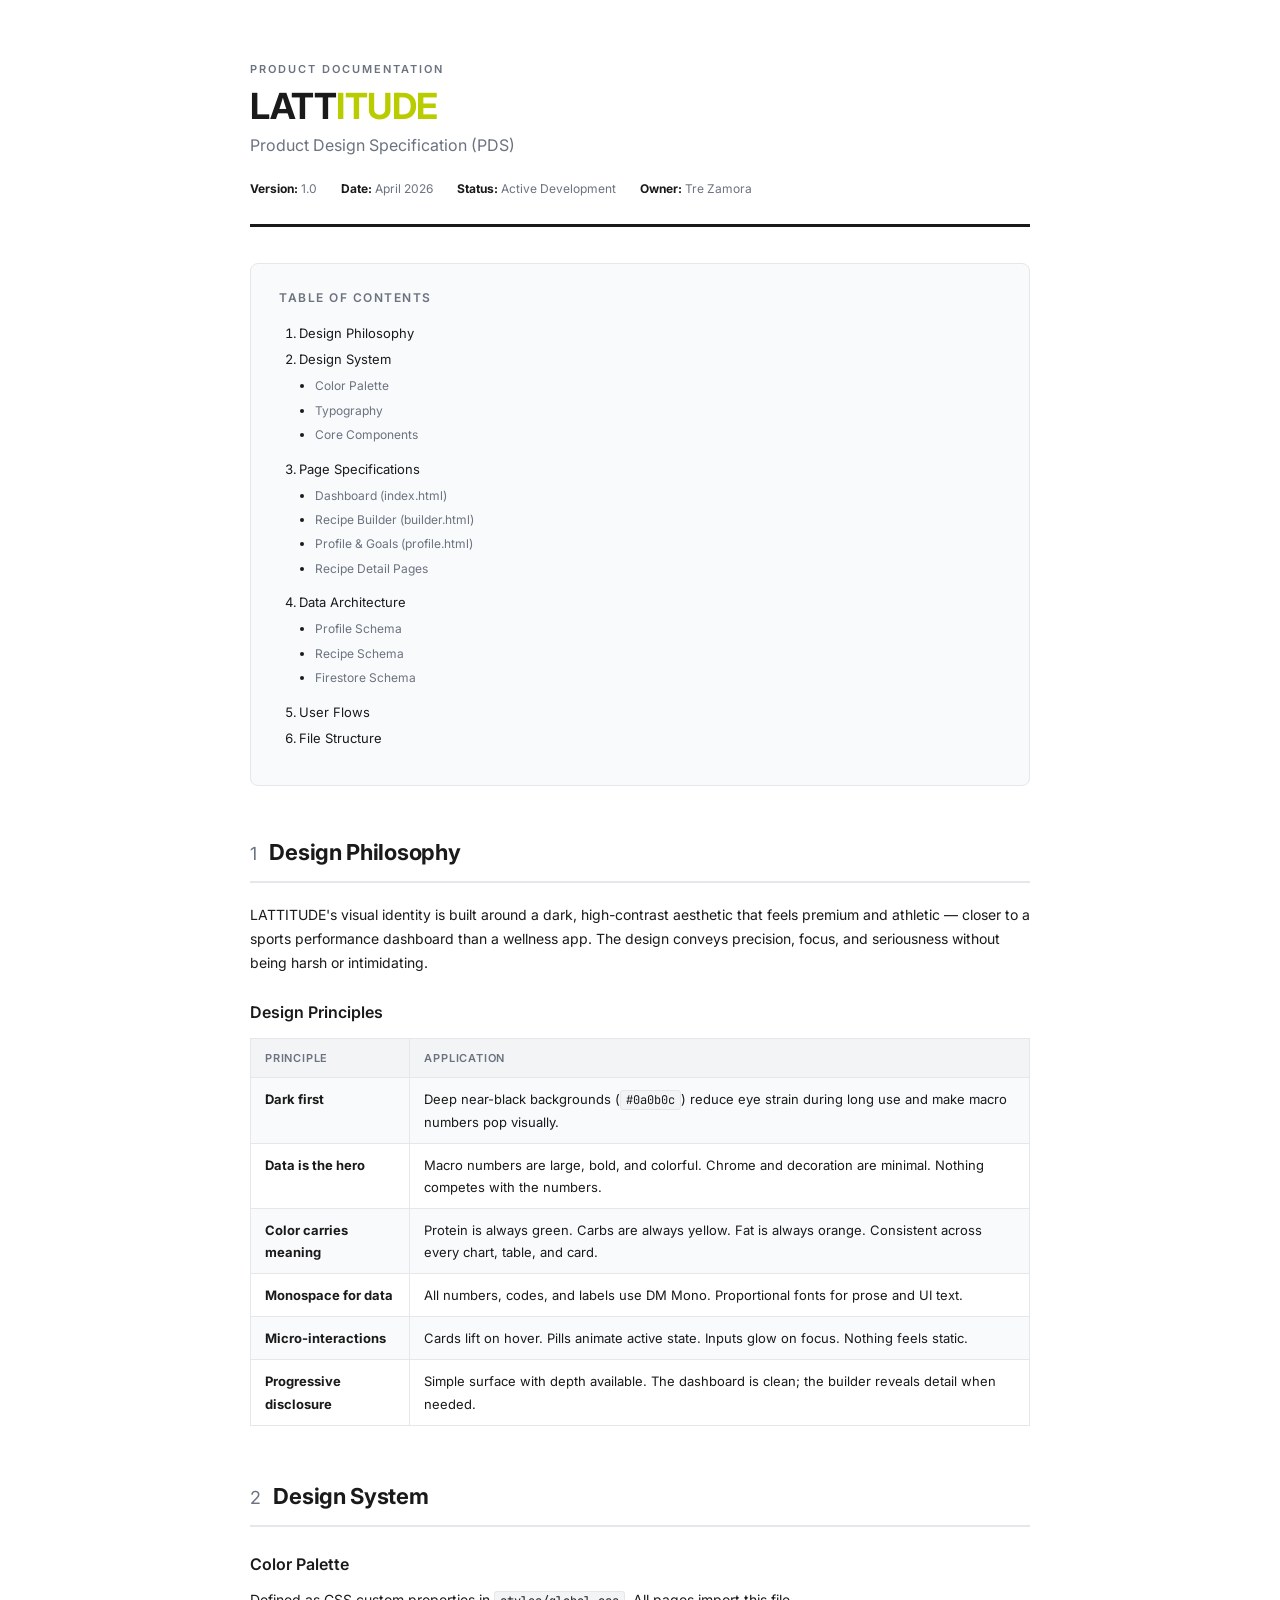
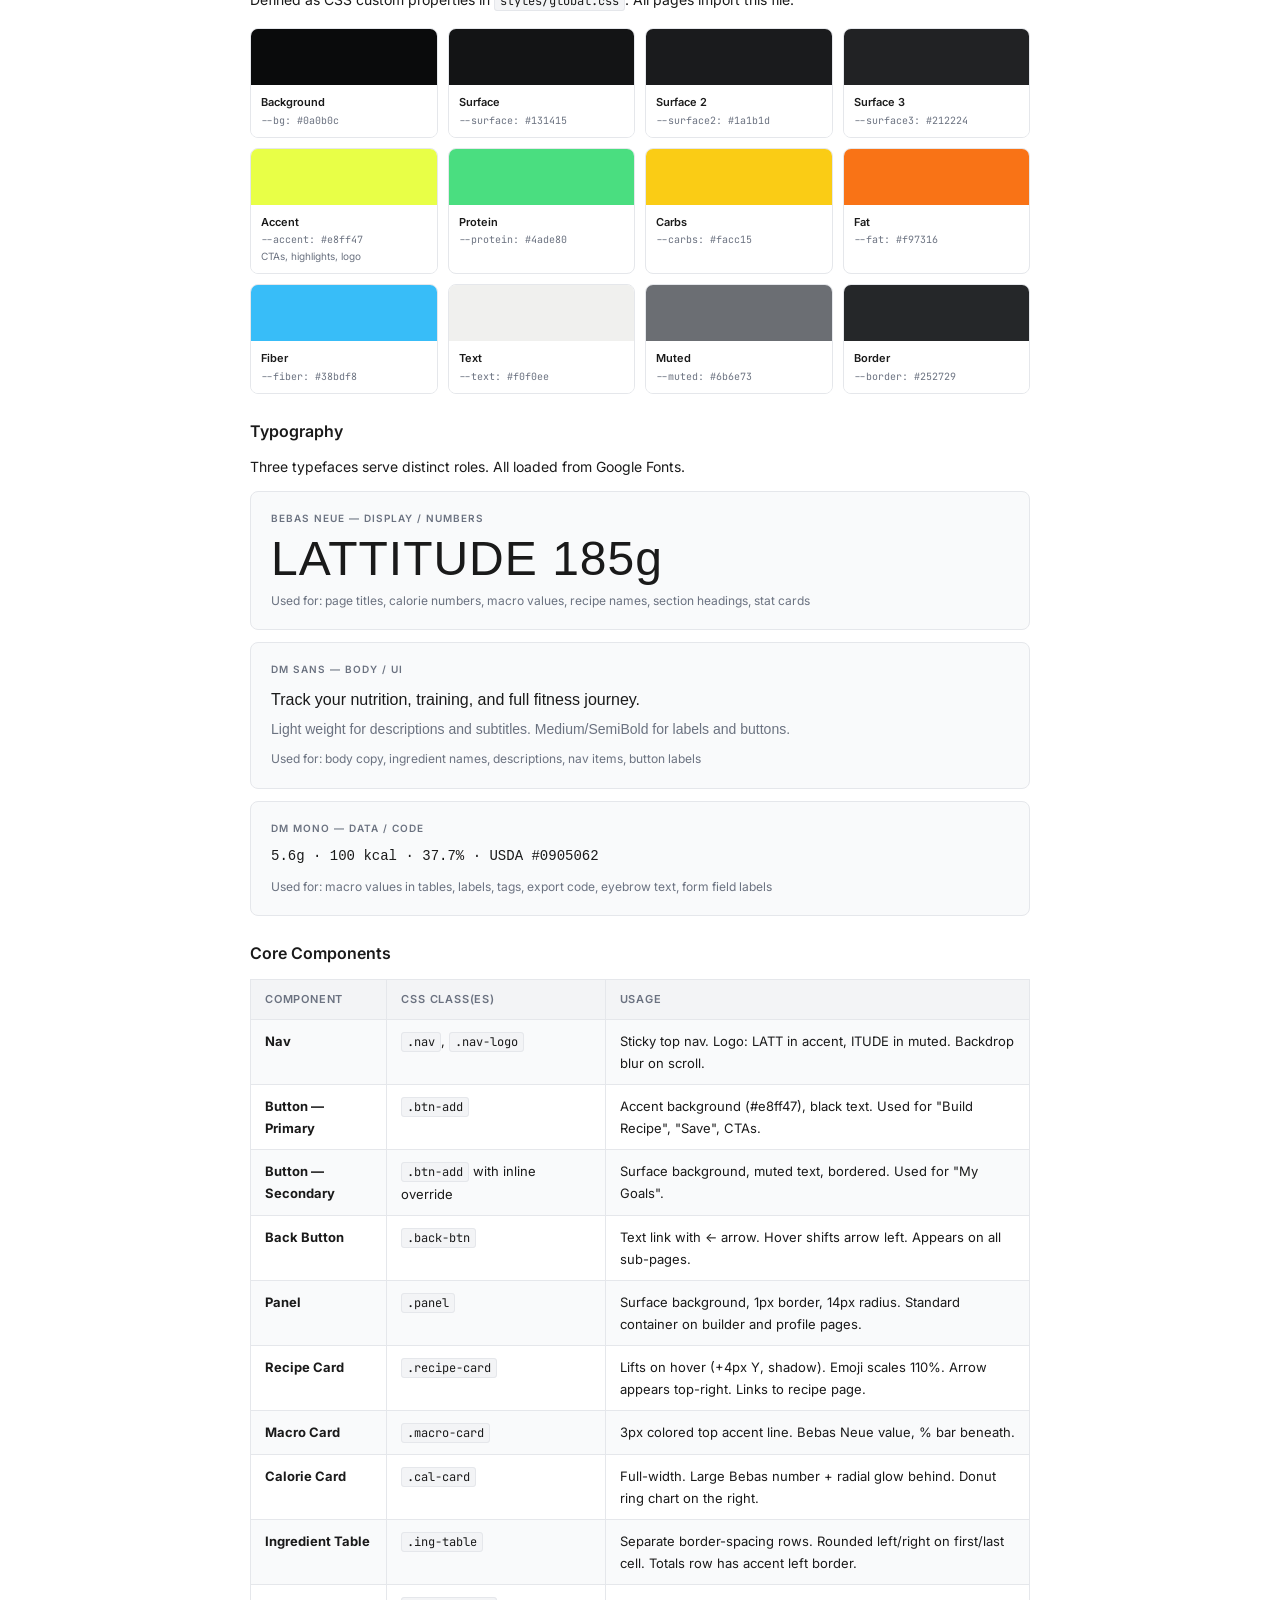
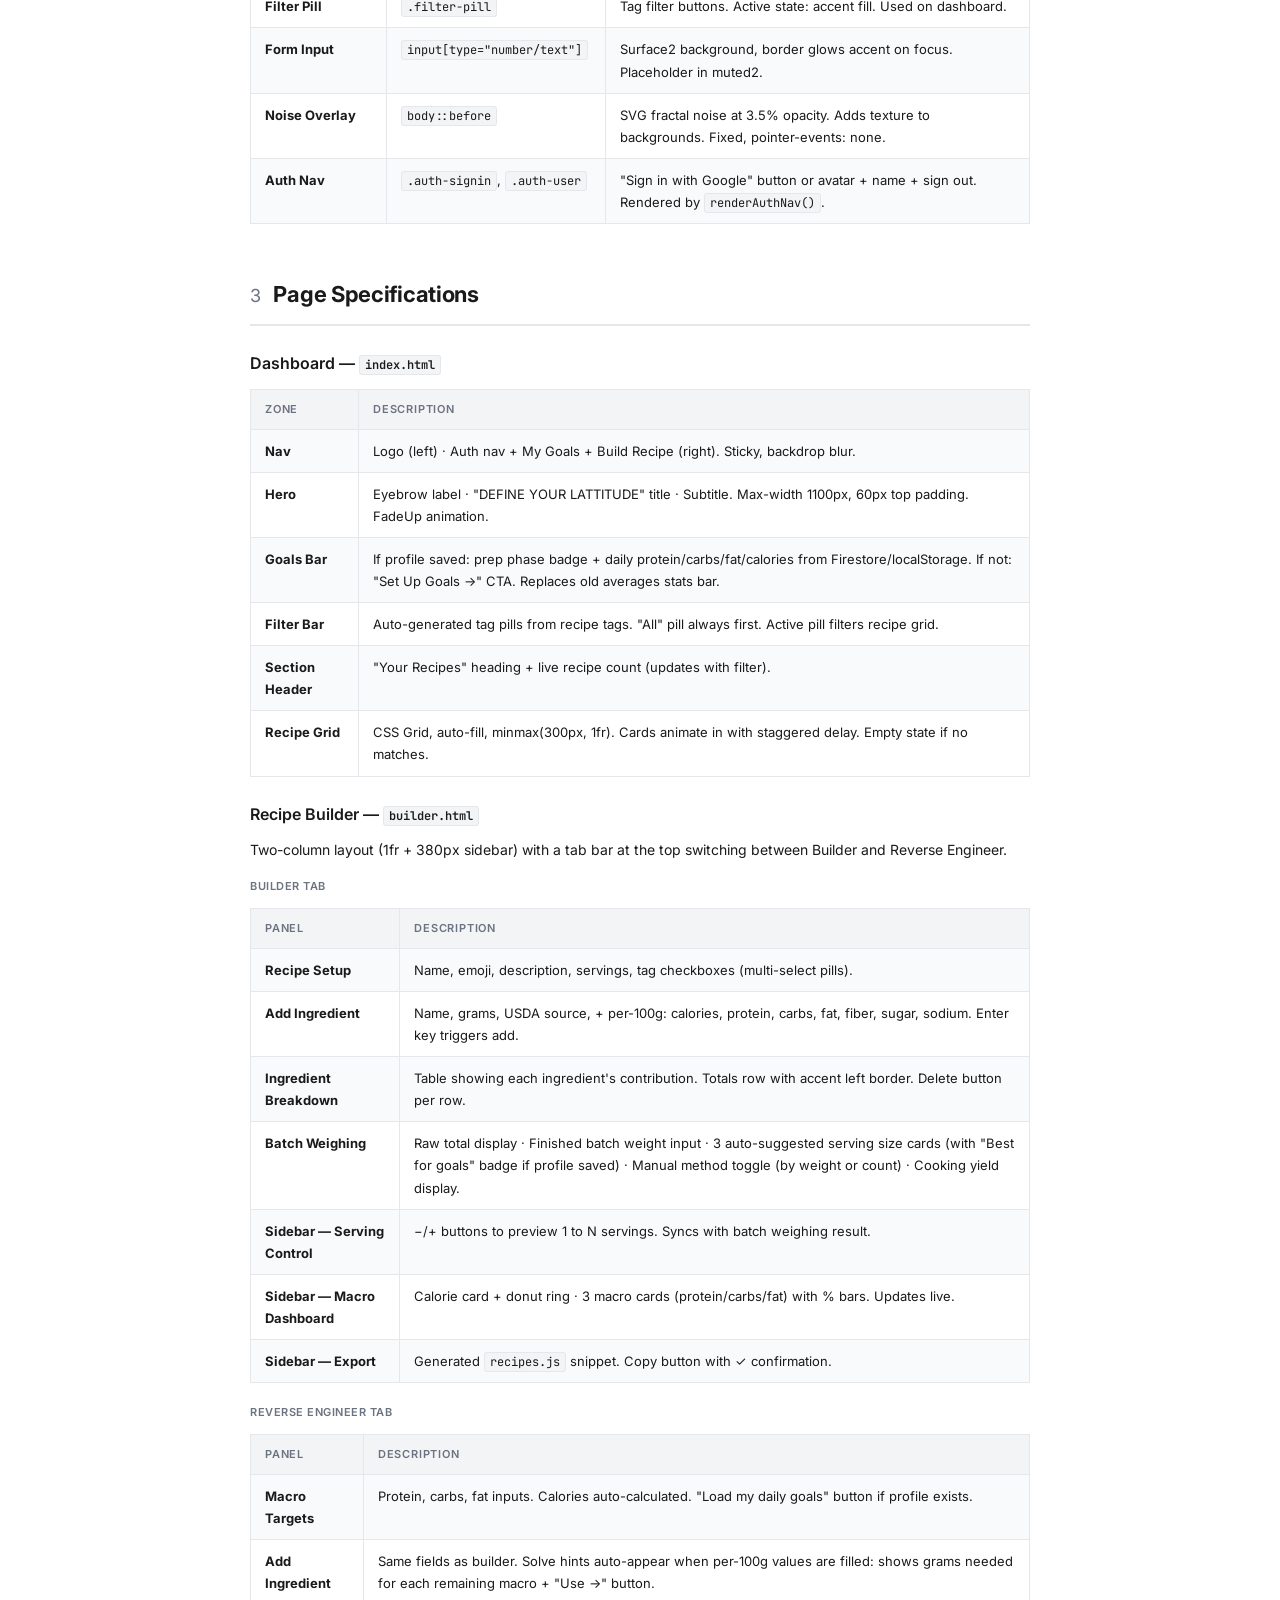
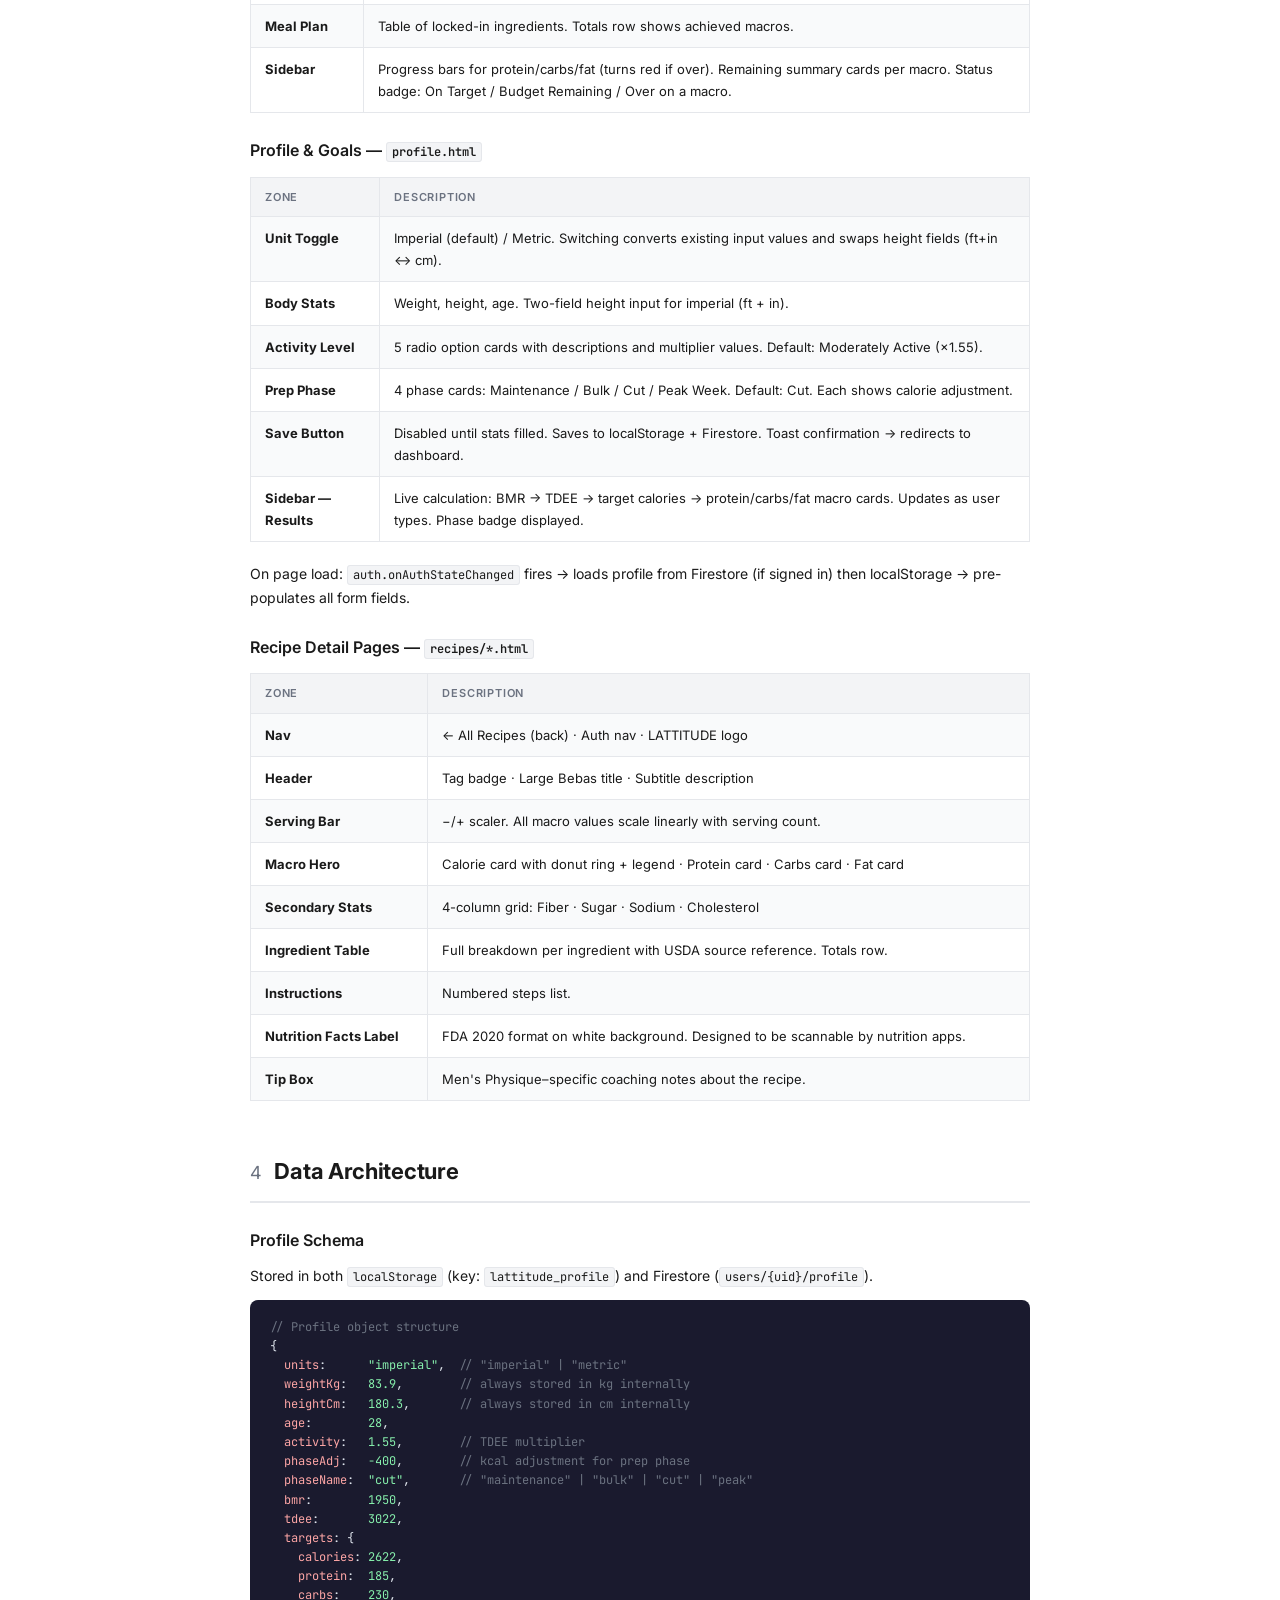
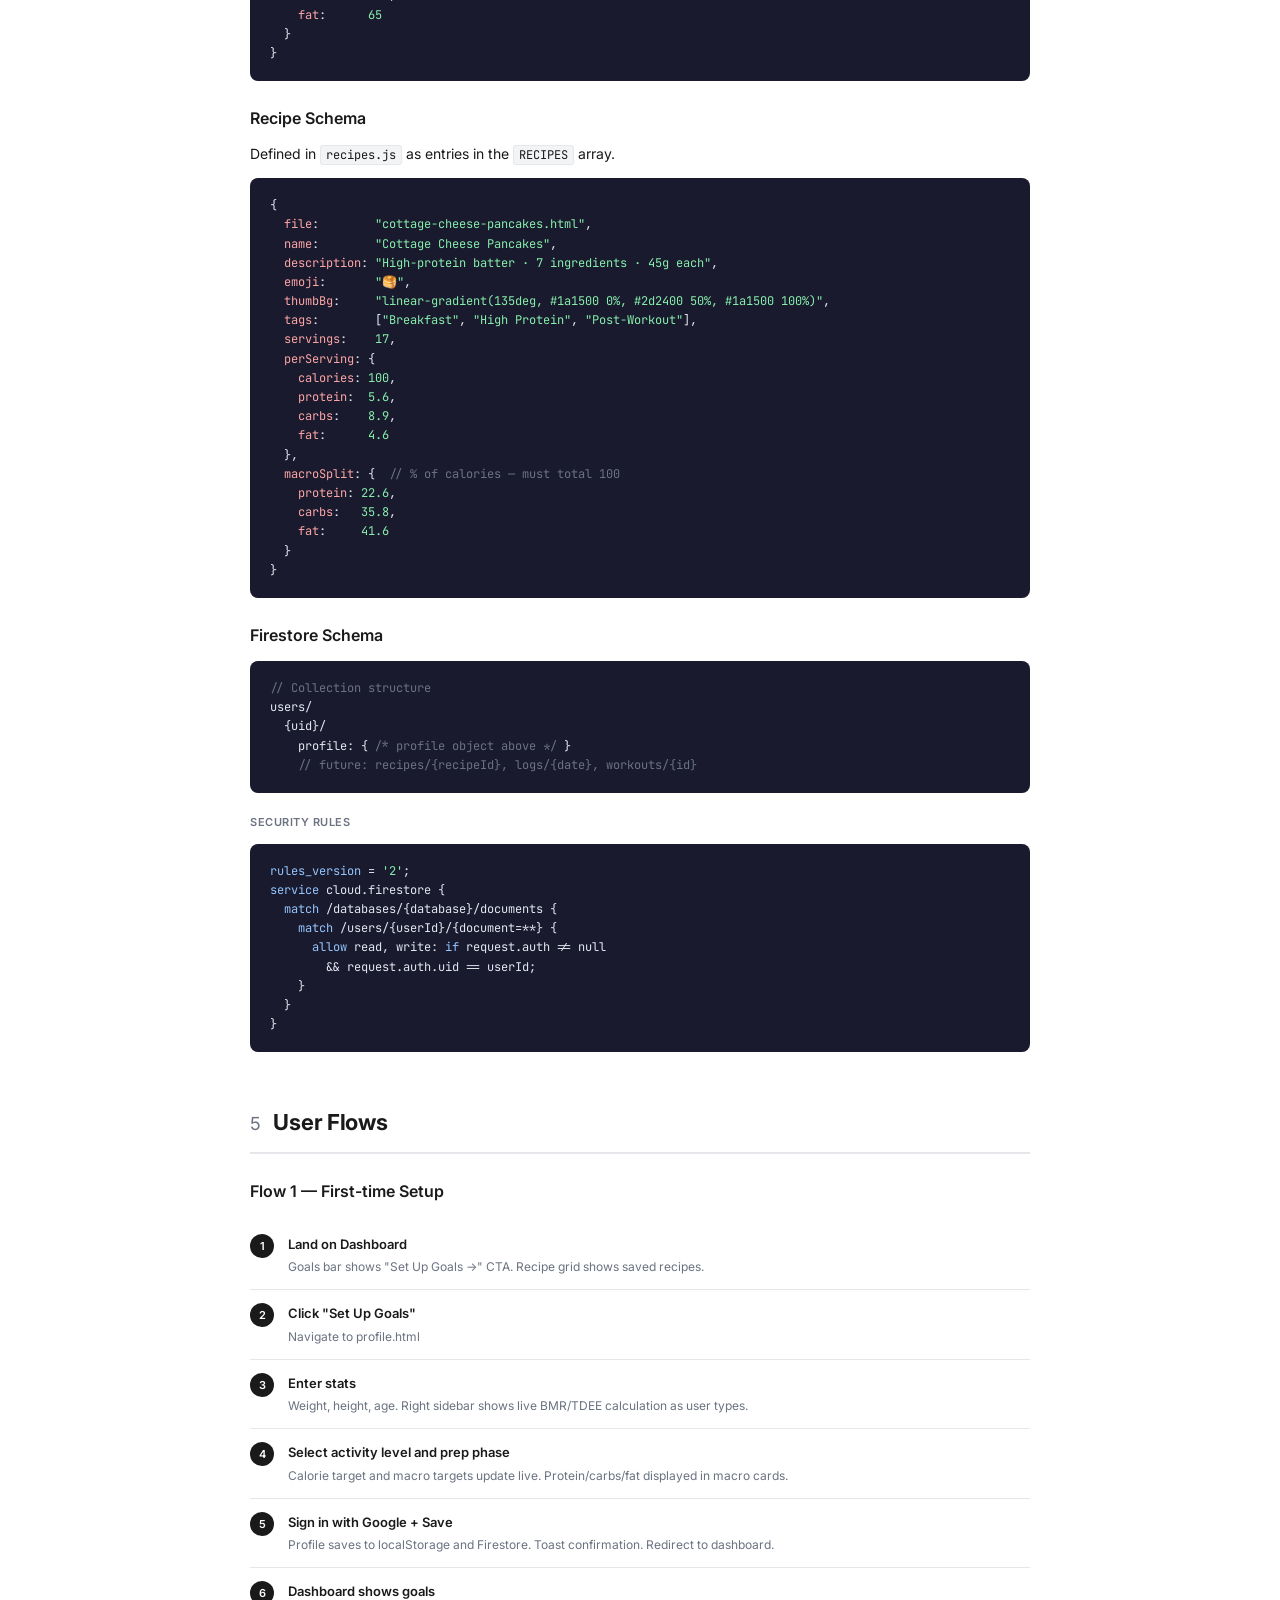
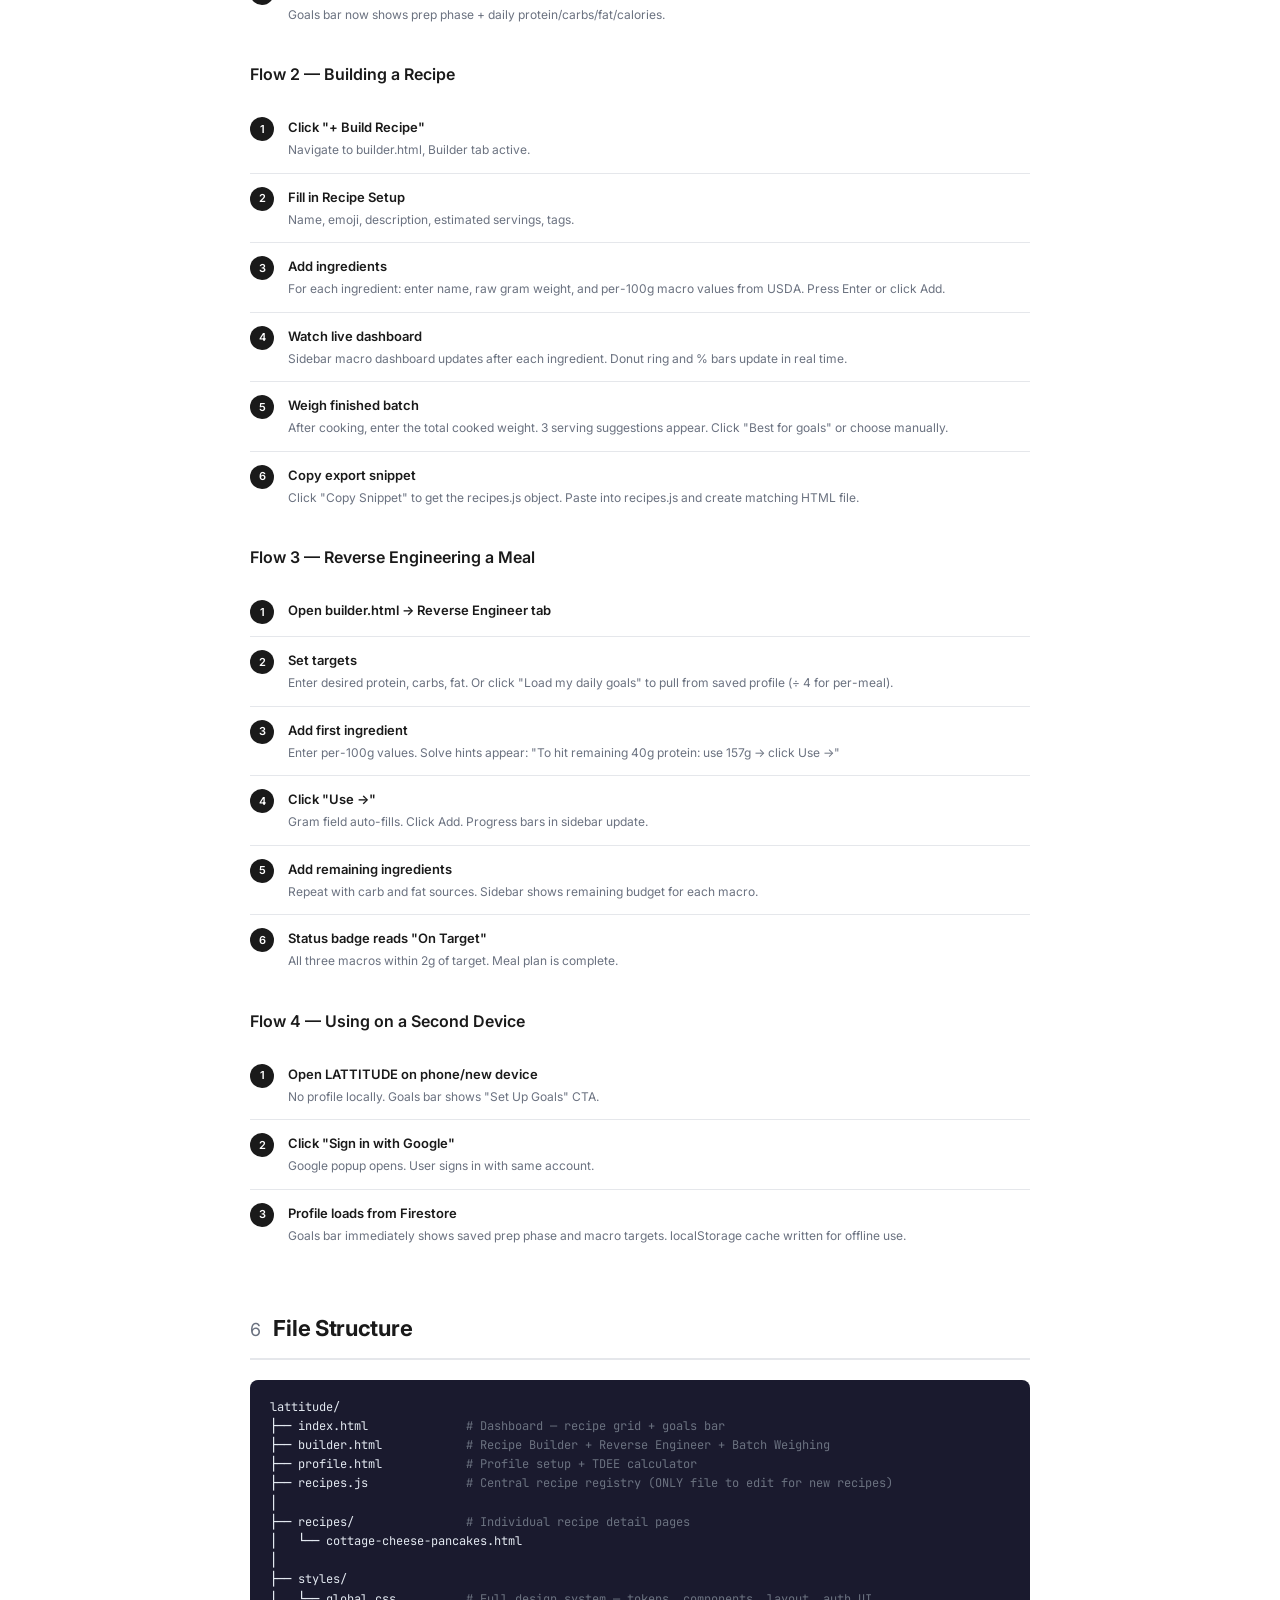
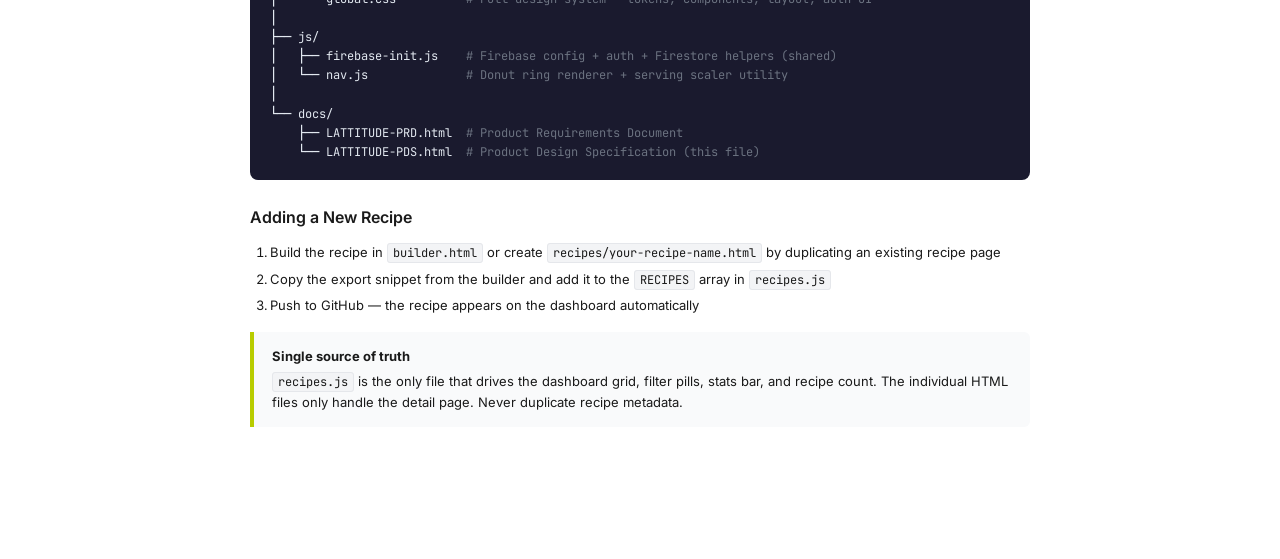
<file: docs/LATTITUDE-PDS.html>
<!DOCTYPE html>
<html lang="en">
<head>
  <meta charset="UTF-8">
  <meta name="viewport" content="width=device-width, initial-scale=1.0">
  <title>LATTITUDE — Product Design Specification</title>
  <style>
    @import url('https://fonts.googleapis.com/css2?family=Inter:wght@300;400;500;600;700&family=JetBrains+Mono:wght@400;500&display=swap');

    :root {
      --accent:   #b8cc00;
      --text:     #1a1a1a;
      --muted:    #6b7280;
      --border:   #e5e7eb;
      --surface:  #f9fafb;
      --surface2: #f3f4f6;
      --green:    #16a34a;
      --blue:     #2563eb;
    }

    * { margin: 0; padding: 0; box-sizing: border-box; }

    body {
      font-family: 'Inter', system-ui, sans-serif;
      font-size: 14px; line-height: 1.7;
      color: var(--text); background: #fff;
      max-width: 900px; margin: 0 auto;
      padding: 60px 60px 80px;
    }

    .doc-header {
      border-bottom: 3px solid var(--text);
      padding-bottom: 24px; margin-bottom: 36px;
    }
    .doc-label { font-size: 11px; font-weight: 600; letter-spacing: 2px; text-transform: uppercase; color: var(--muted); margin-bottom: 8px; }
    .doc-title { font-size: 36px; font-weight: 700; letter-spacing: -0.5px; line-height: 1.1; margin-bottom: 6px; }
    .doc-title span { color: var(--accent); }
    .doc-subtitle { font-size: 16px; color: var(--muted); font-weight: 400; margin-bottom: 20px; }
    .doc-meta { display: flex; gap: 24px; flex-wrap: wrap; }
    .doc-meta-item { font-size: 12px; color: var(--muted); }
    .doc-meta-item strong { color: var(--text); }

    .toc { background: var(--surface); border: 1px solid var(--border); border-radius: 8px; padding: 24px 28px; margin-bottom: 48px; }
    .toc-title { font-size: 12px; font-weight: 600; text-transform: uppercase; letter-spacing: 1.5px; color: var(--muted); margin-bottom: 14px; }
    .toc ol { padding-left: 20px; }
    .toc li { margin-bottom: 4px; }
    .toc a { color: var(--text); text-decoration: none; font-size: 13px; }
    .toc a:hover { color: var(--accent); }
    .toc .toc-sub { padding-left: 16px; margin-top: 4px; list-style: disc; }
    .toc .toc-sub li { margin-bottom: 2px; }
    .toc .toc-sub a { color: var(--muted); font-size: 12px; }

    section { margin-bottom: 52px; }
    h2 { font-size: 22px; font-weight: 700; letter-spacing: -0.3px; border-bottom: 2px solid var(--border); padding-bottom: 10px; margin-bottom: 20px; }
    h2 .section-num { color: var(--muted); font-weight: 400; margin-right: 8px; font-size: 18px; }
    h3 { font-size: 16px; font-weight: 600; margin: 24px 0 10px; }
    h4 { font-size: 11px; font-weight: 600; margin: 16px 0 8px; color: var(--muted); text-transform: uppercase; letter-spacing: 0.5px; }
    p  { margin-bottom: 12px; }

    table { width: 100%; border-collapse: collapse; margin: 12px 0 20px; font-size: 13px; }
    th { background: var(--surface2); text-align: left; padding: 10px 14px; font-size: 11px; font-weight: 600; text-transform: uppercase; letter-spacing: 0.8px; color: var(--muted); border: 1px solid var(--border); }
    td { padding: 10px 14px; border: 1px solid var(--border); vertical-align: top; }
    tr:nth-child(even) td { background: var(--surface); }

    code {
      font-family: 'JetBrains Mono', monospace; font-size: 12px;
      background: var(--surface2); border: 1px solid var(--border);
      border-radius: 3px; padding: 1px 5px;
    }
    pre {
      font-family: 'JetBrains Mono', monospace; font-size: 12px;
      background: #1a1a2e; color: #e2e8f0;
      border-radius: 8px; padding: 18px 20px;
      overflow-x: auto; margin: 12px 0 20px;
      line-height: 1.6;
    }
    pre .c  { color: #6b7280; }
    pre .k  { color: #93c5fd; }
    pre .s  { color: #86efac; }
    pre .n  { color: #fca5a5; }

    .callout { border-left: 4px solid var(--accent); background: var(--surface); border-radius: 0 6px 6px 0; padding: 14px 18px; margin: 16px 0; font-size: 13px; line-height: 1.6; }
    .callout strong { display: block; margin-bottom: 4px; }

    /* Color swatches */
    .color-grid { display: grid; grid-template-columns: repeat(4, 1fr); gap: 10px; margin: 16px 0 24px; }
    .swatch { border-radius: 8px; overflow: hidden; border: 1px solid var(--border); }
    .swatch-color { height: 56px; }
    .swatch-info { padding: 8px 10px; background: white; }
    .swatch-name { font-size: 11px; font-weight: 600; }
    .swatch-hex  { font-size: 10px; color: var(--muted); font-family: 'JetBrains Mono', monospace; }
    .swatch-role { font-size: 10px; color: var(--muted); }

    /* Font samples */
    .font-sample { background: var(--surface); border: 1px solid var(--border); border-radius: 8px; padding: 18px 20px; margin-bottom: 12px; }
    .font-sample-label { font-size: 10px; font-weight: 600; text-transform: uppercase; letter-spacing: 1px; color: var(--muted); margin-bottom: 8px; }

    /* Flow steps */
    .flow { display: flex; flex-direction: column; gap: 0; margin: 16px 0 24px; }
    .flow-step { display: flex; gap: 14px; padding: 12px 0; border-bottom: 1px solid var(--border); }
    .flow-step:last-child { border-bottom: none; }
    .flow-num { width: 24px; height: 24px; border-radius: 50%; background: var(--text); color: white; font-size: 11px; font-weight: 600; display: flex; align-items: center; justify-content: center; flex-shrink: 0; margin-top: 1px; }
    .flow-body { flex: 1; }
    .flow-title { font-weight: 600; font-size: 13px; margin-bottom: 2px; }
    .flow-desc  { font-size: 12px; color: var(--muted); }

    ul, ol { padding-left: 20px; margin-bottom: 12px; }
    li { margin-bottom: 4px; font-size: 13px; }

    .badge { display: inline-block; font-size: 10px; font-weight: 600; letter-spacing: 0.8px; text-transform: uppercase; padding: 2px 8px; border-radius: 4px; vertical-align: middle; margin-left: 8px; }
    .badge-done    { background: #dcfce7; color: var(--green); }
    .badge-planned { background: #dbeafe; color: var(--blue); }

    @media print {
      body { padding: 40px; font-size: 12px; }
      .toc, .font-sample, .feature-block, .flow { break-inside: avoid; }
      h2 { break-after: avoid; }
      pre { background: #f3f4f6; color: #1a1a1a; }
      a { color: inherit; text-decoration: none; }
    }
  </style>
</head>
<body>

  <div class="doc-header">
    <div class="doc-label">Product Documentation</div>
    <div class="doc-title">LATT<span>ITUDE</span></div>
    <div class="doc-subtitle">Product Design Specification (PDS)</div>
    <div class="doc-meta">
      <div class="doc-meta-item"><strong>Version:</strong> 1.0</div>
      <div class="doc-meta-item"><strong>Date:</strong> April 2026</div>
      <div class="doc-meta-item"><strong>Status:</strong> Active Development</div>
      <div class="doc-meta-item"><strong>Owner:</strong> Tre Zamora</div>
    </div>
  </div>

  <div class="toc">
    <div class="toc-title">Table of Contents</div>
    <ol>
      <li><a href="#s1">Design Philosophy</a></li>
      <li><a href="#s2">Design System</a>
        <ul class="toc-sub">
          <li><a href="#colors">Color Palette</a></li>
          <li><a href="#type">Typography</a></li>
          <li><a href="#components">Core Components</a></li>
        </ul>
      </li>
      <li><a href="#s3">Page Specifications</a>
        <ul class="toc-sub">
          <li><a href="#p-index">Dashboard (index.html)</a></li>
          <li><a href="#p-builder">Recipe Builder (builder.html)</a></li>
          <li><a href="#p-profile">Profile & Goals (profile.html)</a></li>
          <li><a href="#p-recipe">Recipe Detail Pages</a></li>
        </ul>
      </li>
      <li><a href="#s4">Data Architecture</a>
        <ul class="toc-sub">
          <li><a href="#d-profile">Profile Schema</a></li>
          <li><a href="#d-recipe">Recipe Schema</a></li>
          <li><a href="#d-firestore">Firestore Schema</a></li>
        </ul>
      </li>
      <li><a href="#s5">User Flows</a></li>
      <li><a href="#s6">File Structure</a></li>
    </ol>
  </div>

  <!-- ════════════════ S1 -->
  <section id="s1">
    <h2><span class="section-num">1</span> Design Philosophy</h2>
    <p>LATTITUDE's visual identity is built around a dark, high-contrast aesthetic that feels premium and athletic — closer to a sports performance dashboard than a wellness app. The design conveys precision, focus, and seriousness without being harsh or intimidating.</p>
    <h3>Design Principles</h3>
    <table>
      <tr><th>Principle</th><th>Application</th></tr>
      <tr><td><strong>Dark first</strong></td><td>Deep near-black backgrounds (<code>#0a0b0c</code>) reduce eye strain during long use and make macro numbers pop visually.</td></tr>
      <tr><td><strong>Data is the hero</strong></td><td>Macro numbers are large, bold, and colorful. Chrome and decoration are minimal. Nothing competes with the numbers.</td></tr>
      <tr><td><strong>Color carries meaning</strong></td><td>Protein is always green. Carbs are always yellow. Fat is always orange. Consistent across every chart, table, and card.</td></tr>
      <tr><td><strong>Monospace for data</strong></td><td>All numbers, codes, and labels use DM Mono. Proportional fonts for prose and UI text.</td></tr>
      <tr><td><strong>Micro-interactions</strong></td><td>Cards lift on hover. Pills animate active state. Inputs glow on focus. Nothing feels static.</td></tr>
      <tr><td><strong>Progressive disclosure</strong></td><td>Simple surface with depth available. The dashboard is clean; the builder reveals detail when needed.</td></tr>
    </table>
  </section>

  <!-- ════════════════ S2 -->
  <section id="s2">
    <h2><span class="section-num">2</span> Design System</h2>

    <h3 id="colors">Color Palette</h3>
    <p>Defined as CSS custom properties in <code>styles/global.css</code>. All pages import this file.</p>

    <div class="color-grid">
      <div class="swatch">
        <div class="swatch-color" style="background:#0a0b0c"></div>
        <div class="swatch-info"><div class="swatch-name">Background</div><div class="swatch-hex">--bg: #0a0b0c</div></div>
      </div>
      <div class="swatch">
        <div class="swatch-color" style="background:#131415"></div>
        <div class="swatch-info"><div class="swatch-name">Surface</div><div class="swatch-hex">--surface: #131415</div></div>
      </div>
      <div class="swatch">
        <div class="swatch-color" style="background:#1a1b1d"></div>
        <div class="swatch-info"><div class="swatch-name">Surface 2</div><div class="swatch-hex">--surface2: #1a1b1d</div></div>
      </div>
      <div class="swatch">
        <div class="swatch-color" style="background:#212224"></div>
        <div class="swatch-info"><div class="swatch-name">Surface 3</div><div class="swatch-hex">--surface3: #212224</div></div>
      </div>
      <div class="swatch">
        <div class="swatch-color" style="background:#e8ff47"></div>
        <div class="swatch-info"><div class="swatch-name">Accent</div><div class="swatch-hex">--accent: #e8ff47</div><div class="swatch-role">CTAs, highlights, logo</div></div>
      </div>
      <div class="swatch">
        <div class="swatch-color" style="background:#4ade80"></div>
        <div class="swatch-info"><div class="swatch-name">Protein</div><div class="swatch-hex">--protein: #4ade80</div></div>
      </div>
      <div class="swatch">
        <div class="swatch-color" style="background:#facc15"></div>
        <div class="swatch-info"><div class="swatch-name">Carbs</div><div class="swatch-hex">--carbs: #facc15</div></div>
      </div>
      <div class="swatch">
        <div class="swatch-color" style="background:#f97316"></div>
        <div class="swatch-info"><div class="swatch-name">Fat</div><div class="swatch-hex">--fat: #f97316</div></div>
      </div>
      <div class="swatch">
        <div class="swatch-color" style="background:#38bdf8"></div>
        <div class="swatch-info"><div class="swatch-name">Fiber</div><div class="swatch-hex">--fiber: #38bdf8</div></div>
      </div>
      <div class="swatch">
        <div class="swatch-color" style="background:#f0f0ee"></div>
        <div class="swatch-info"><div class="swatch-name">Text</div><div class="swatch-hex">--text: #f0f0ee</div></div>
      </div>
      <div class="swatch">
        <div class="swatch-color" style="background:#6b6e73"></div>
        <div class="swatch-info"><div class="swatch-name">Muted</div><div class="swatch-hex">--muted: #6b6e73</div></div>
      </div>
      <div class="swatch">
        <div class="swatch-color" style="background:#252729"></div>
        <div class="swatch-info"><div class="swatch-name">Border</div><div class="swatch-hex">--border: #252729</div></div>
      </div>
    </div>

    <h3 id="type">Typography</h3>
    <p>Three typefaces serve distinct roles. All loaded from Google Fonts.</p>

    <div class="font-sample">
      <div class="font-sample-label">Bebas Neue — Display / Numbers</div>
      <div style="font-family:'Bebas Neue',sans-serif;font-size:48px;line-height:1;letter-spacing:1px;color:#1a1a1a">LATTITUDE 185g</div>
      <div style="margin-top:8px;font-size:12px;color:#6b7280">Used for: page titles, calorie numbers, macro values, recipe names, section headings, stat cards</div>
    </div>
    <div class="font-sample">
      <div class="font-sample-label">DM Sans — Body / UI</div>
      <div style="font-family:'DM Sans',sans-serif;font-size:16px;color:#1a1a1a">Track your nutrition, training, and full fitness journey.</div>
      <div style="font-family:'DM Sans',sans-serif;font-size:14px;font-weight:300;color:#6b7280;margin-top:4px">Light weight for descriptions and subtitles. Medium/SemiBold for labels and buttons.</div>
      <div style="margin-top:8px;font-size:12px;color:#6b7280">Used for: body copy, ingredient names, descriptions, nav items, button labels</div>
    </div>
    <div class="font-sample">
      <div class="font-sample-label">DM Mono — Data / Code</div>
      <div style="font-family:'DM Mono',monospace;font-size:14px;color:#1a1a1a">5.6g · 100 kcal · 37.7% · USDA #0905062</div>
      <div style="margin-top:8px;font-size:12px;color:#6b7280">Used for: macro values in tables, labels, tags, export code, eyebrow text, form field labels</div>
    </div>

    <h3 id="components">Core Components</h3>
    <table>
      <tr><th>Component</th><th>CSS Class(es)</th><th>Usage</th></tr>
      <tr><td><strong>Nav</strong></td><td><code>.nav</code>, <code>.nav-logo</code></td><td>Sticky top nav. Logo: LATT in accent, ITUDE in muted. Backdrop blur on scroll.</td></tr>
      <tr><td><strong>Button — Primary</strong></td><td><code>.btn-add</code></td><td>Accent background (#e8ff47), black text. Used for "Build Recipe", "Save", CTAs.</td></tr>
      <tr><td><strong>Button — Secondary</strong></td><td><code>.btn-add</code> with inline override</td><td>Surface background, muted text, bordered. Used for "My Goals".</td></tr>
      <tr><td><strong>Back Button</strong></td><td><code>.back-btn</code></td><td>Text link with ← arrow. Hover shifts arrow left. Appears on all sub-pages.</td></tr>
      <tr><td><strong>Panel</strong></td><td><code>.panel</code></td><td>Surface background, 1px border, 14px radius. Standard container on builder and profile pages.</td></tr>
      <tr><td><strong>Recipe Card</strong></td><td><code>.recipe-card</code></td><td>Lifts on hover (+4px Y, shadow). Emoji scales 110%. Arrow appears top-right. Links to recipe page.</td></tr>
      <tr><td><strong>Macro Card</strong></td><td><code>.macro-card</code></td><td>3px colored top accent line. Bebas Neue value, % bar beneath.</td></tr>
      <tr><td><strong>Calorie Card</strong></td><td><code>.cal-card</code></td><td>Full-width. Large Bebas number + radial glow behind. Donut ring chart on the right.</td></tr>
      <tr><td><strong>Ingredient Table</strong></td><td><code>.ing-table</code></td><td>Separate border-spacing rows. Rounded left/right on first/last cell. Totals row has accent left border.</td></tr>
      <tr><td><strong>Filter Pill</strong></td><td><code>.filter-pill</code></td><td>Tag filter buttons. Active state: accent fill. Used on dashboard.</td></tr>
      <tr><td><strong>Form Input</strong></td><td><code>input[type="number/text"]</code></td><td>Surface2 background, border glows accent on focus. Placeholder in muted2.</td></tr>
      <tr><td><strong>Noise Overlay</strong></td><td><code>body::before</code></td><td>SVG fractal noise at 3.5% opacity. Adds texture to backgrounds. Fixed, pointer-events: none.</td></tr>
      <tr><td><strong>Auth Nav</strong></td><td><code>.auth-signin</code>, <code>.auth-user</code></td><td>"Sign in with Google" button or avatar + name + sign out. Rendered by <code>renderAuthNav()</code>.</td></tr>
    </table>
  </section>

  <!-- ════════════════ S3 -->
  <section id="s3">
    <h2><span class="section-num">3</span> Page Specifications</h2>

    <h3 id="p-index">Dashboard — <code>index.html</code></h3>
    <table>
      <tr><th>Zone</th><th>Description</th></tr>
      <tr><td><strong>Nav</strong></td><td>Logo (left) · Auth nav + My Goals + Build Recipe (right). Sticky, backdrop blur.</td></tr>
      <tr><td><strong>Hero</strong></td><td>Eyebrow label · "DEFINE YOUR LATTITUDE" title · Subtitle. Max-width 1100px, 60px top padding. FadeUp animation.</td></tr>
      <tr><td><strong>Goals Bar</strong></td><td>If profile saved: prep phase badge + daily protein/carbs/fat/calories from Firestore/localStorage. If not: "Set Up Goals →" CTA. Replaces old averages stats bar.</td></tr>
      <tr><td><strong>Filter Bar</strong></td><td>Auto-generated tag pills from recipe tags. "All" pill always first. Active pill filters recipe grid.</td></tr>
      <tr><td><strong>Section Header</strong></td><td>"Your Recipes" heading + live recipe count (updates with filter).</td></tr>
      <tr><td><strong>Recipe Grid</strong></td><td>CSS Grid, auto-fill, minmax(300px, 1fr). Cards animate in with staggered delay. Empty state if no matches.</td></tr>
    </table>

    <h3 id="p-builder">Recipe Builder — <code>builder.html</code></h3>
    <p>Two-column layout (1fr + 380px sidebar) with a tab bar at the top switching between Builder and Reverse Engineer.</p>

    <h4>Builder Tab</h4>
    <table>
      <tr><th>Panel</th><th>Description</th></tr>
      <tr><td><strong>Recipe Setup</strong></td><td>Name, emoji, description, servings, tag checkboxes (multi-select pills).</td></tr>
      <tr><td><strong>Add Ingredient</strong></td><td>Name, grams, USDA source, + per-100g: calories, protein, carbs, fat, fiber, sugar, sodium. Enter key triggers add.</td></tr>
      <tr><td><strong>Ingredient Breakdown</strong></td><td>Table showing each ingredient's contribution. Totals row with accent left border. Delete button per row.</td></tr>
      <tr><td><strong>Batch Weighing</strong></td><td>Raw total display · Finished batch weight input · 3 auto-suggested serving size cards (with "Best for goals" badge if profile saved) · Manual method toggle (by weight or count) · Cooking yield display.</td></tr>
      <tr><td><strong>Sidebar — Serving Control</strong></td><td>−/+ buttons to preview 1 to N servings. Syncs with batch weighing result.</td></tr>
      <tr><td><strong>Sidebar — Macro Dashboard</strong></td><td>Calorie card + donut ring · 3 macro cards (protein/carbs/fat) with % bars. Updates live.</td></tr>
      <tr><td><strong>Sidebar — Export</strong></td><td>Generated <code>recipes.js</code> snippet. Copy button with ✓ confirmation.</td></tr>
    </table>

    <h4>Reverse Engineer Tab</h4>
    <table>
      <tr><th>Panel</th><th>Description</th></tr>
      <tr><td><strong>Macro Targets</strong></td><td>Protein, carbs, fat inputs. Calories auto-calculated. "Load my daily goals" button if profile exists.</td></tr>
      <tr><td><strong>Add Ingredient</strong></td><td>Same fields as builder. Solve hints auto-appear when per-100g values are filled: shows grams needed for each remaining macro + "Use →" button.</td></tr>
      <tr><td><strong>Meal Plan</strong></td><td>Table of locked-in ingredients. Totals row shows achieved macros.</td></tr>
      <tr><td><strong>Sidebar</strong></td><td>Progress bars for protein/carbs/fat (turns red if over). Remaining summary cards per macro. Status badge: On Target / Budget Remaining / Over on a macro.</td></tr>
    </table>

    <h3 id="p-profile">Profile & Goals — <code>profile.html</code></h3>
    <table>
      <tr><th>Zone</th><th>Description</th></tr>
      <tr><td><strong>Unit Toggle</strong></td><td>Imperial (default) / Metric. Switching converts existing input values and swaps height fields (ft+in ↔ cm).</td></tr>
      <tr><td><strong>Body Stats</strong></td><td>Weight, height, age. Two-field height input for imperial (ft + in).</td></tr>
      <tr><td><strong>Activity Level</strong></td><td>5 radio option cards with descriptions and multiplier values. Default: Moderately Active (×1.55).</td></tr>
      <tr><td><strong>Prep Phase</strong></td><td>4 phase cards: Maintenance / Bulk / Cut / Peak Week. Default: Cut. Each shows calorie adjustment.</td></tr>
      <tr><td><strong>Save Button</strong></td><td>Disabled until stats filled. Saves to localStorage + Firestore. Toast confirmation → redirects to dashboard.</td></tr>
      <tr><td><strong>Sidebar — Results</strong></td><td>Live calculation: BMR → TDEE → target calories → protein/carbs/fat macro cards. Updates as user types. Phase badge displayed.</td></tr>
    </table>
    <p>On page load: <code>auth.onAuthStateChanged</code> fires → loads profile from Firestore (if signed in) then localStorage → pre-populates all form fields.</p>

    <h3 id="p-recipe">Recipe Detail Pages — <code>recipes/*.html</code></h3>
    <table>
      <tr><th>Zone</th><th>Description</th></tr>
      <tr><td><strong>Nav</strong></td><td>← All Recipes (back) · Auth nav · LATTITUDE logo</td></tr>
      <tr><td><strong>Header</strong></td><td>Tag badge · Large Bebas title · Subtitle description</td></tr>
      <tr><td><strong>Serving Bar</strong></td><td>−/+ scaler. All macro values scale linearly with serving count.</td></tr>
      <tr><td><strong>Macro Hero</strong></td><td>Calorie card with donut ring + legend · Protein card · Carbs card · Fat card</td></tr>
      <tr><td><strong>Secondary Stats</strong></td><td>4-column grid: Fiber · Sugar · Sodium · Cholesterol</td></tr>
      <tr><td><strong>Ingredient Table</strong></td><td>Full breakdown per ingredient with USDA source reference. Totals row.</td></tr>
      <tr><td><strong>Instructions</strong></td><td>Numbered steps list.</td></tr>
      <tr><td><strong>Nutrition Facts Label</strong></td><td>FDA 2020 format on white background. Designed to be scannable by nutrition apps.</td></tr>
      <tr><td><strong>Tip Box</strong></td><td>Men's Physique–specific coaching notes about the recipe.</td></tr>
    </table>
  </section>

  <!-- ════════════════ S4 -->
  <section id="s4">
    <h2><span class="section-num">4</span> Data Architecture</h2>

    <h3 id="d-profile">Profile Schema</h3>
    <p>Stored in both <code>localStorage</code> (key: <code>lattitude_profile</code>) and Firestore (<code>users/{uid}/profile</code>).</p>
    <pre><span class="c">// Profile object structure</span>
{
  <span class="n">units</span>:      <span class="s">"imperial"</span>,  <span class="c">// "imperial" | "metric"</span>
  <span class="n">weightKg</span>:   <span class="s">83.9</span>,        <span class="c">// always stored in kg internally</span>
  <span class="n">heightCm</span>:   <span class="s">180.3</span>,       <span class="c">// always stored in cm internally</span>
  <span class="n">age</span>:        <span class="s">28</span>,
  <span class="n">activity</span>:   <span class="s">1.55</span>,        <span class="c">// TDEE multiplier</span>
  <span class="n">phaseAdj</span>:   <span class="s">-400</span>,        <span class="c">// kcal adjustment for prep phase</span>
  <span class="n">phaseName</span>:  <span class="s">"cut"</span>,       <span class="c">// "maintenance" | "bulk" | "cut" | "peak"</span>
  <span class="n">bmr</span>:        <span class="s">1950</span>,
  <span class="n">tdee</span>:       <span class="s">3022</span>,
  <span class="n">targets</span>: {
    <span class="n">calories</span>: <span class="s">2622</span>,
    <span class="n">protein</span>:  <span class="s">185</span>,
    <span class="n">carbs</span>:    <span class="s">230</span>,
    <span class="n">fat</span>:      <span class="s">65</span>
  }
}</pre>

    <h3 id="d-recipe">Recipe Schema</h3>
    <p>Defined in <code>recipes.js</code> as entries in the <code>RECIPES</code> array.</p>
    <pre>{
  <span class="n">file</span>:        <span class="s">"cottage-cheese-pancakes.html"</span>,
  <span class="n">name</span>:        <span class="s">"Cottage Cheese Pancakes"</span>,
  <span class="n">description</span>: <span class="s">"High-protein batter · 7 ingredients · 45g each"</span>,
  <span class="n">emoji</span>:       <span class="s">"🥞"</span>,
  <span class="n">thumbBg</span>:     <span class="s">"linear-gradient(135deg, #1a1500 0%, #2d2400 50%, #1a1500 100%)"</span>,
  <span class="n">tags</span>:        [<span class="s">"Breakfast"</span>, <span class="s">"High Protein"</span>, <span class="s">"Post-Workout"</span>],
  <span class="n">servings</span>:    <span class="s">17</span>,
  <span class="n">perServing</span>: {
    <span class="n">calories</span>: <span class="s">100</span>,
    <span class="n">protein</span>:  <span class="s">5.6</span>,
    <span class="n">carbs</span>:    <span class="s">8.9</span>,
    <span class="n">fat</span>:      <span class="s">4.6</span>
  },
  <span class="n">macroSplit</span>: {  <span class="c">// % of calories — must total 100</span>
    <span class="n">protein</span>: <span class="s">22.6</span>,
    <span class="n">carbs</span>:   <span class="s">35.8</span>,
    <span class="n">fat</span>:     <span class="s">41.6</span>
  }
}</pre>

    <h3 id="d-firestore">Firestore Schema</h3>
    <pre><span class="c">// Collection structure</span>
users/
  {uid}/
    profile: { <span class="c">/* profile object above */</span> }
    <span class="c">// future: recipes/{recipeId}, logs/{date}, workouts/{id}</span></pre>
    <h4>Security Rules</h4>
    <pre><span class="k">rules_version</span> = <span class="s">'2'</span>;
<span class="k">service</span> cloud.firestore {
  <span class="k">match</span> /databases/{database}/documents {
    <span class="k">match</span> /users/{userId}/{document=**} {
      <span class="k">allow</span> read, write: <span class="k">if</span> request.auth != null
        && request.auth.uid == userId;
    }
  }
}</pre>
  </section>

  <!-- ════════════════ S5 -->
  <section id="s5">
    <h2><span class="section-num">5</span> User Flows</h2>

    <h3>Flow 1 — First-time Setup</h3>
    <div class="flow">
      <div class="flow-step"><div class="flow-num">1</div><div class="flow-body"><div class="flow-title">Land on Dashboard</div><div class="flow-desc">Goals bar shows "Set Up Goals →" CTA. Recipe grid shows saved recipes.</div></div></div>
      <div class="flow-step"><div class="flow-num">2</div><div class="flow-body"><div class="flow-title">Click "Set Up Goals"</div><div class="flow-desc">Navigate to profile.html</div></div></div>
      <div class="flow-step"><div class="flow-num">3</div><div class="flow-body"><div class="flow-title">Enter stats</div><div class="flow-desc">Weight, height, age. Right sidebar shows live BMR/TDEE calculation as user types.</div></div></div>
      <div class="flow-step"><div class="flow-num">4</div><div class="flow-body"><div class="flow-title">Select activity level and prep phase</div><div class="flow-desc">Calorie target and macro targets update live. Protein/carbs/fat displayed in macro cards.</div></div></div>
      <div class="flow-step"><div class="flow-num">5</div><div class="flow-body"><div class="flow-title">Sign in with Google + Save</div><div class="flow-desc">Profile saves to localStorage and Firestore. Toast confirmation. Redirect to dashboard.</div></div></div>
      <div class="flow-step"><div class="flow-num">6</div><div class="flow-body"><div class="flow-title">Dashboard shows goals</div><div class="flow-desc">Goals bar now shows prep phase + daily protein/carbs/fat/calories.</div></div></div>
    </div>

    <h3>Flow 2 — Building a Recipe</h3>
    <div class="flow">
      <div class="flow-step"><div class="flow-num">1</div><div class="flow-body"><div class="flow-title">Click "+ Build Recipe"</div><div class="flow-desc">Navigate to builder.html, Builder tab active.</div></div></div>
      <div class="flow-step"><div class="flow-num">2</div><div class="flow-body"><div class="flow-title">Fill in Recipe Setup</div><div class="flow-desc">Name, emoji, description, estimated servings, tags.</div></div></div>
      <div class="flow-step"><div class="flow-num">3</div><div class="flow-body"><div class="flow-title">Add ingredients</div><div class="flow-desc">For each ingredient: enter name, raw gram weight, and per-100g macro values from USDA. Press Enter or click Add.</div></div></div>
      <div class="flow-step"><div class="flow-num">4</div><div class="flow-body"><div class="flow-title">Watch live dashboard</div><div class="flow-desc">Sidebar macro dashboard updates after each ingredient. Donut ring and % bars update in real time.</div></div></div>
      <div class="flow-step"><div class="flow-num">5</div><div class="flow-body"><div class="flow-title">Weigh finished batch</div><div class="flow-desc">After cooking, enter the total cooked weight. 3 serving suggestions appear. Click "Best for goals" or choose manually.</div></div></div>
      <div class="flow-step"><div class="flow-num">6</div><div class="flow-body"><div class="flow-title">Copy export snippet</div><div class="flow-desc">Click "Copy Snippet" to get the recipes.js object. Paste into recipes.js and create matching HTML file.</div></div></div>
    </div>

    <h3>Flow 3 — Reverse Engineering a Meal</h3>
    <div class="flow">
      <div class="flow-step"><div class="flow-num">1</div><div class="flow-body"><div class="flow-title">Open builder.html → Reverse Engineer tab</div><div class="flow-desc"></div></div></div>
      <div class="flow-step"><div class="flow-num">2</div><div class="flow-body"><div class="flow-title">Set targets</div><div class="flow-desc">Enter desired protein, carbs, fat. Or click "Load my daily goals" to pull from saved profile (÷ 4 for per-meal).</div></div></div>
      <div class="flow-step"><div class="flow-num">3</div><div class="flow-body"><div class="flow-title">Add first ingredient</div><div class="flow-desc">Enter per-100g values. Solve hints appear: "To hit remaining 40g protein: use 157g → click Use →"</div></div></div>
      <div class="flow-step"><div class="flow-num">4</div><div class="flow-body"><div class="flow-title">Click "Use →"</div><div class="flow-desc">Gram field auto-fills. Click Add. Progress bars in sidebar update.</div></div></div>
      <div class="flow-step"><div class="flow-num">5</div><div class="flow-body"><div class="flow-title">Add remaining ingredients</div><div class="flow-desc">Repeat with carb and fat sources. Sidebar shows remaining budget for each macro.</div></div></div>
      <div class="flow-step"><div class="flow-num">6</div><div class="flow-body"><div class="flow-title">Status badge reads "On Target"</div><div class="flow-desc">All three macros within 2g of target. Meal plan is complete.</div></div></div>
    </div>

    <h3>Flow 4 — Using on a Second Device</h3>
    <div class="flow">
      <div class="flow-step"><div class="flow-num">1</div><div class="flow-body"><div class="flow-title">Open LATTITUDE on phone/new device</div><div class="flow-desc">No profile locally. Goals bar shows "Set Up Goals" CTA.</div></div></div>
      <div class="flow-step"><div class="flow-num">2</div><div class="flow-body"><div class="flow-title">Click "Sign in with Google"</div><div class="flow-desc">Google popup opens. User signs in with same account.</div></div></div>
      <div class="flow-step"><div class="flow-num">3</div><div class="flow-body"><div class="flow-title">Profile loads from Firestore</div><div class="flow-desc">Goals bar immediately shows saved prep phase and macro targets. localStorage cache written for offline use.</div></div></div>
    </div>
  </section>

  <!-- ════════════════ S6 -->
  <section id="s6">
    <h2><span class="section-num">6</span> File Structure</h2>
    <pre>lattitude/
├── index.html              <span class="c"># Dashboard — recipe grid + goals bar</span>
├── builder.html            <span class="c"># Recipe Builder + Reverse Engineer + Batch Weighing</span>
├── profile.html            <span class="c"># Profile setup + TDEE calculator</span>
├── recipes.js              <span class="c"># Central recipe registry (ONLY file to edit for new recipes)</span>
│
├── recipes/                <span class="c"># Individual recipe detail pages</span>
│   └── cottage-cheese-pancakes.html
│
├── styles/
│   └── global.css          <span class="c"># Full design system — tokens, components, layout, auth UI</span>
│
├── js/
│   ├── firebase-init.js    <span class="c"># Firebase config + auth + Firestore helpers (shared)</span>
│   └── nav.js              <span class="c"># Donut ring renderer + serving scaler utility</span>
│
└── docs/
    ├── LATTITUDE-PRD.html  <span class="c"># Product Requirements Document</span>
    └── LATTITUDE-PDS.html  <span class="c"># Product Design Specification (this file)</span></pre>

    <h3>Adding a New Recipe</h3>
    <ol>
      <li>Build the recipe in <code>builder.html</code> or create <code>recipes/your-recipe-name.html</code> by duplicating an existing recipe page</li>
      <li>Copy the export snippet from the builder and add it to the <code>RECIPES</code> array in <code>recipes.js</code></li>
      <li>Push to GitHub — the recipe appears on the dashboard automatically</li>
    </ol>
    <div class="callout">
      <strong>Single source of truth</strong>
      <code>recipes.js</code> is the only file that drives the dashboard grid, filter pills, stats bar, and recipe count. The individual HTML files only handle the detail page. Never duplicate recipe metadata.
    </div>
  </section>

</body>
</html>
</file>
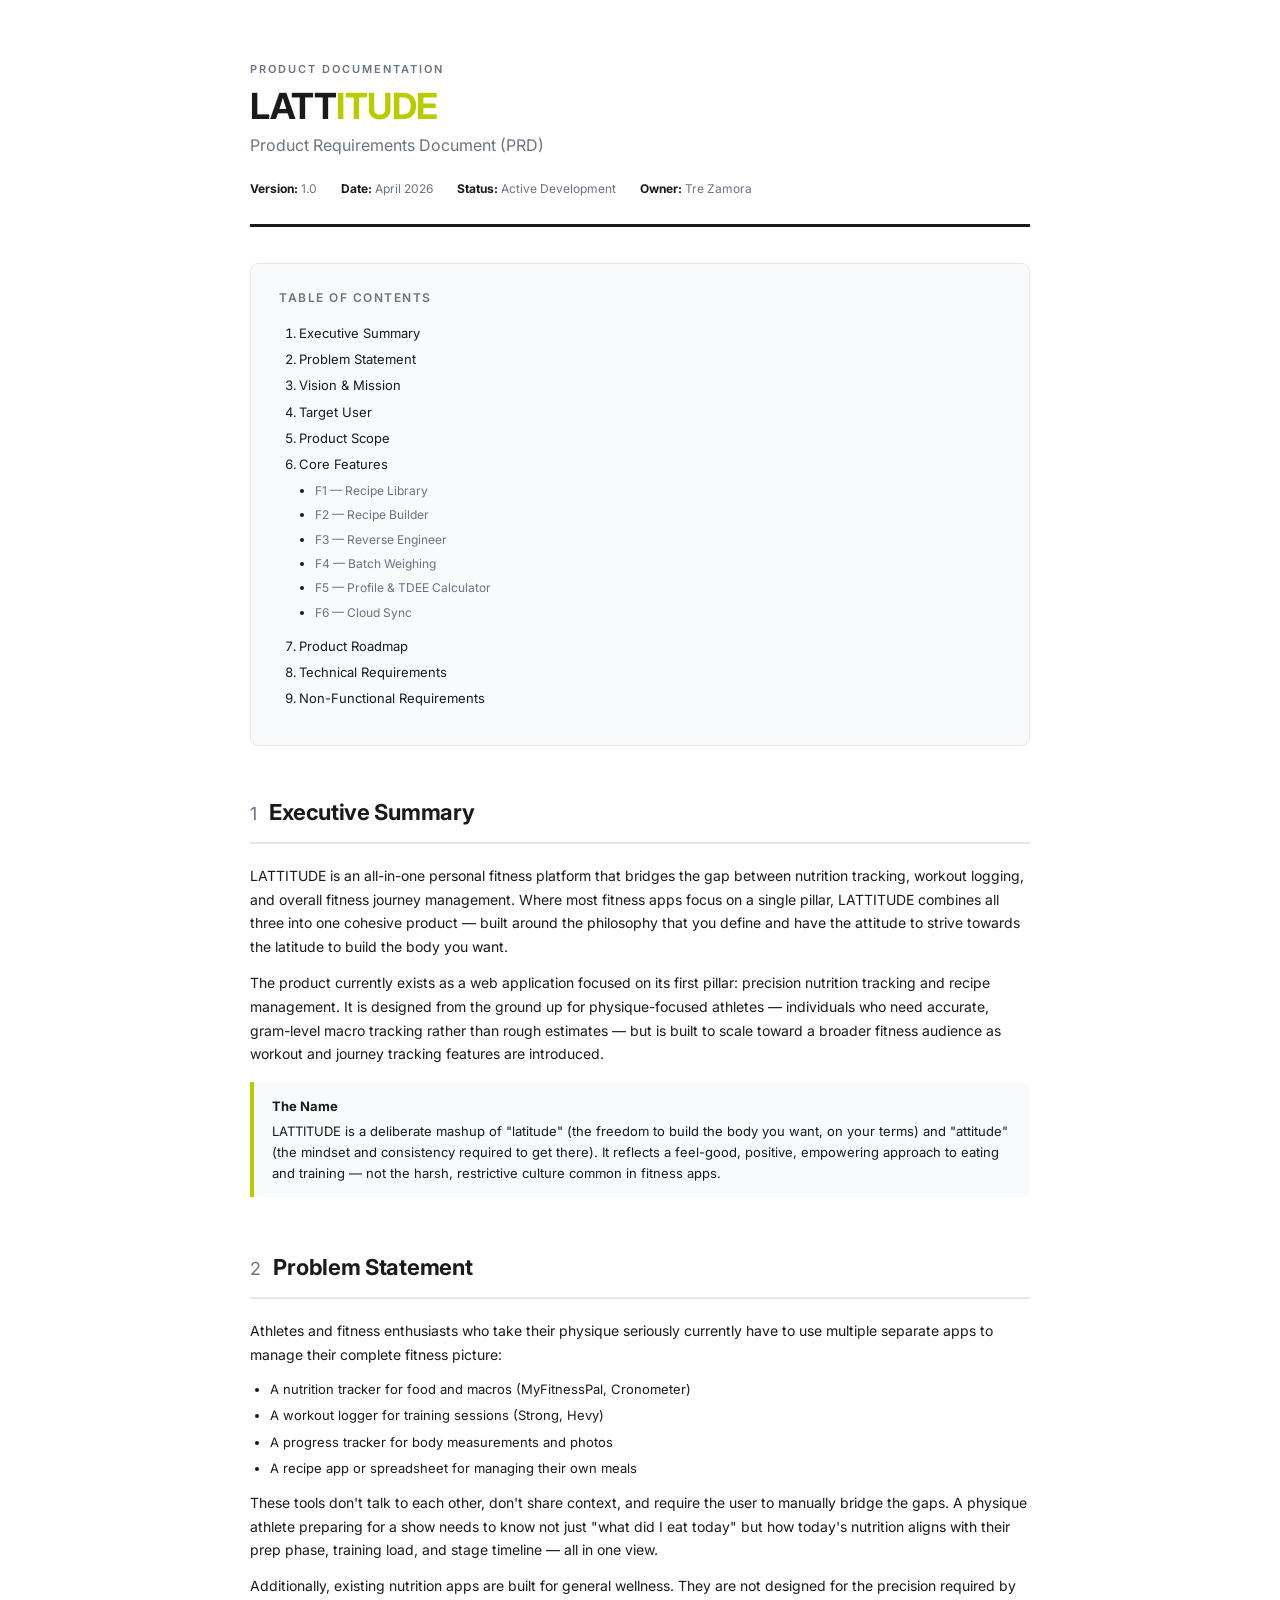
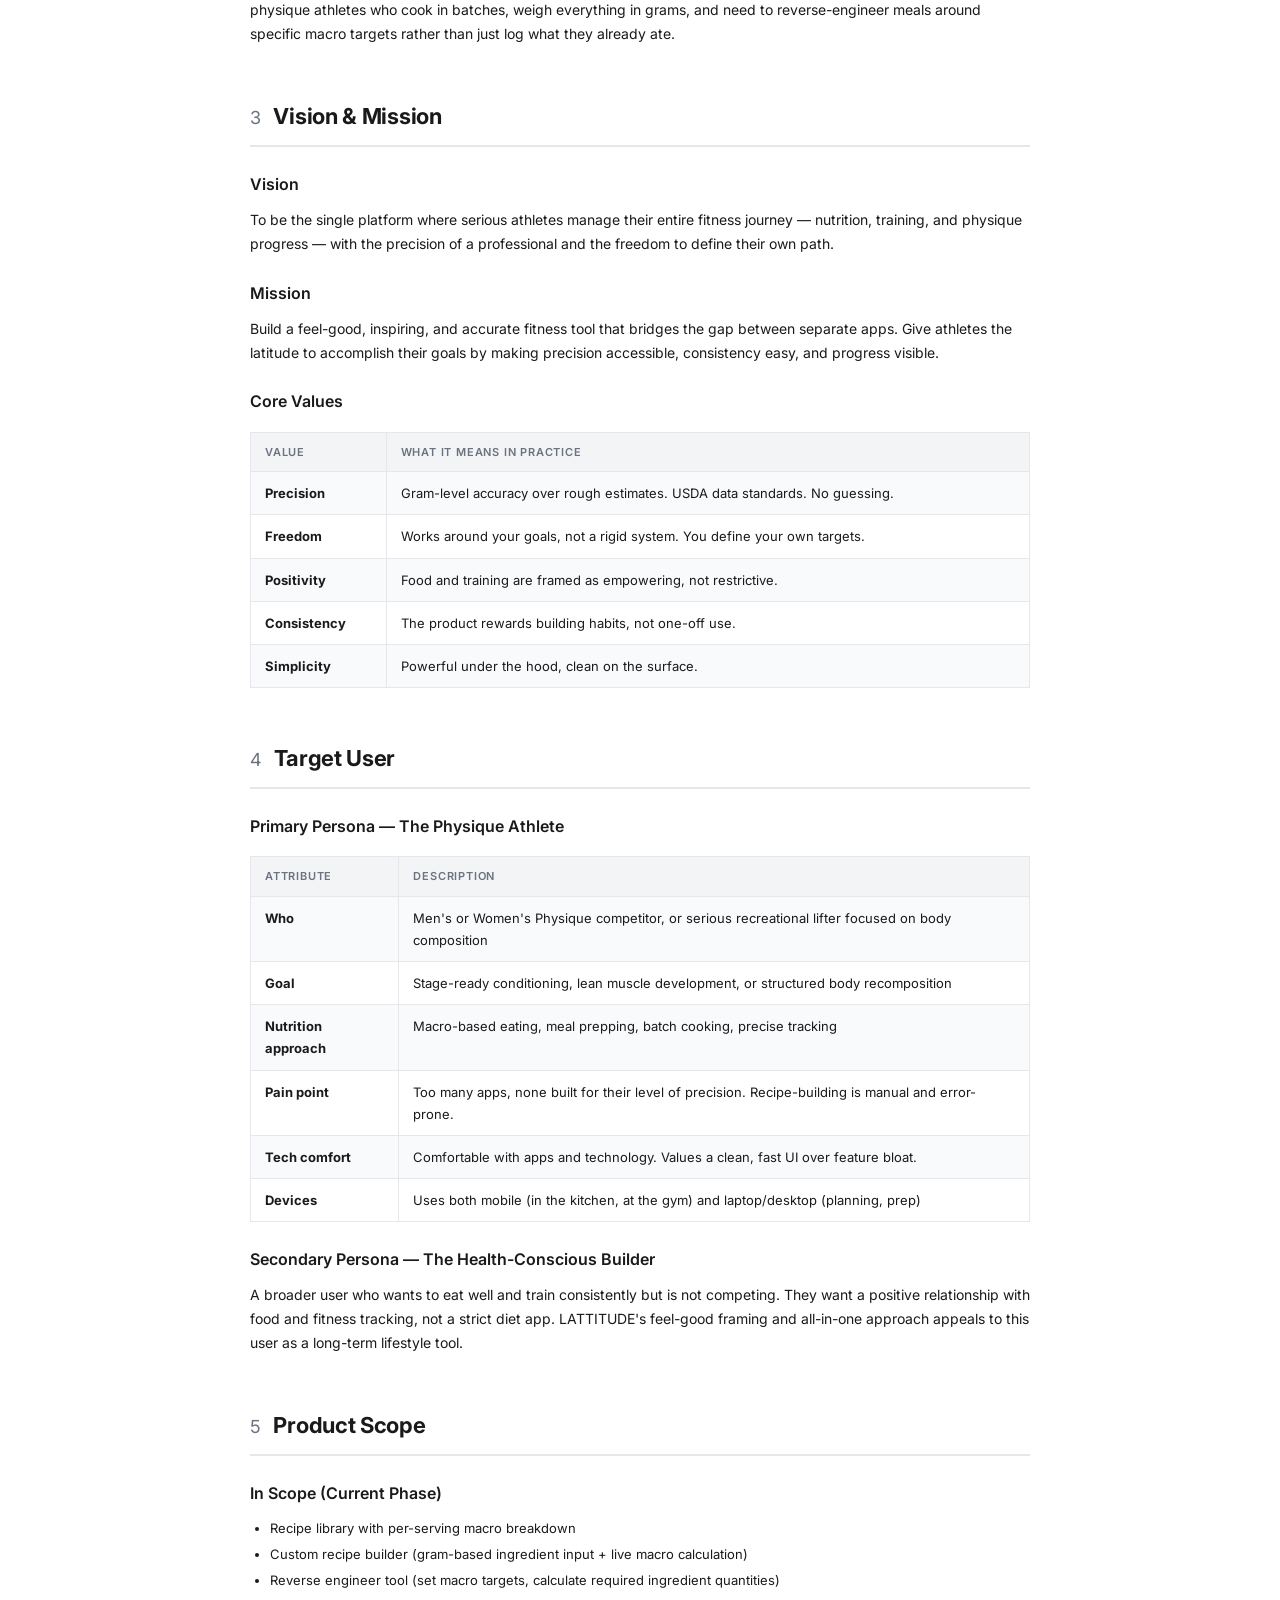
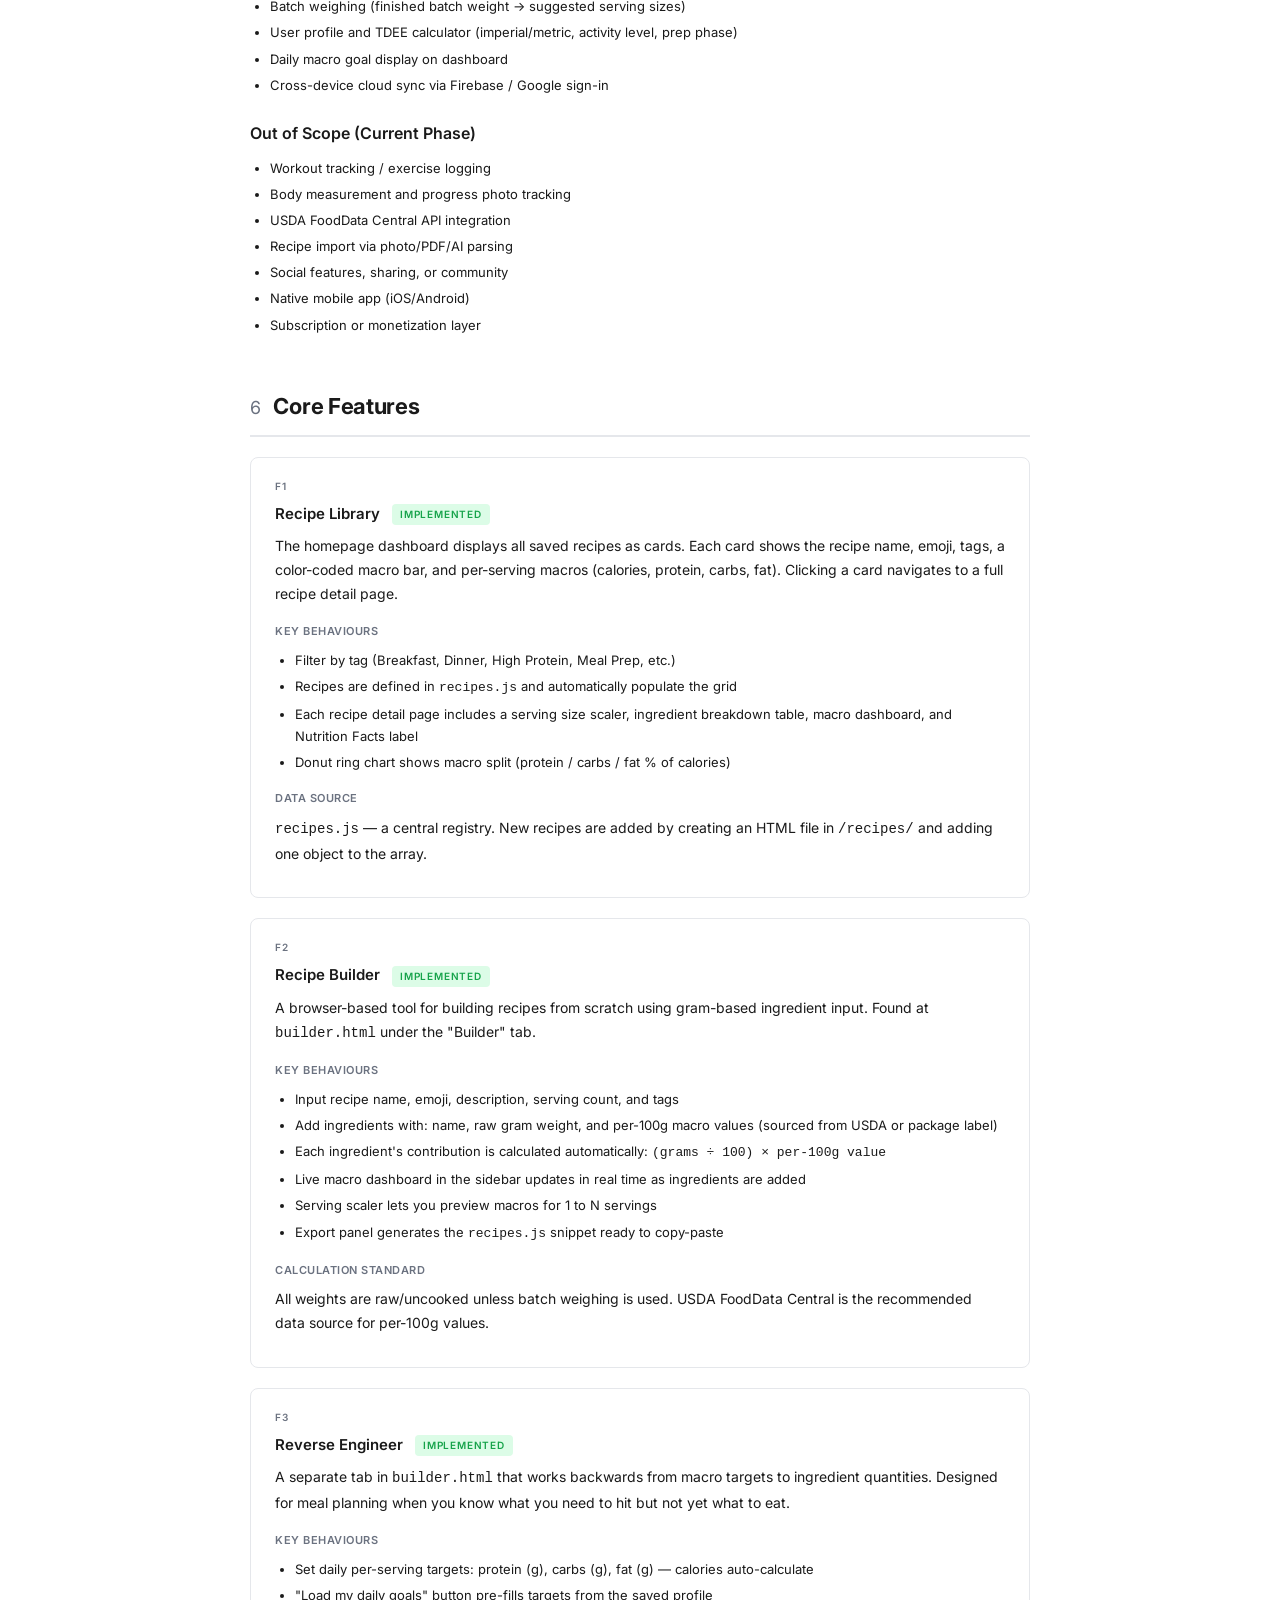
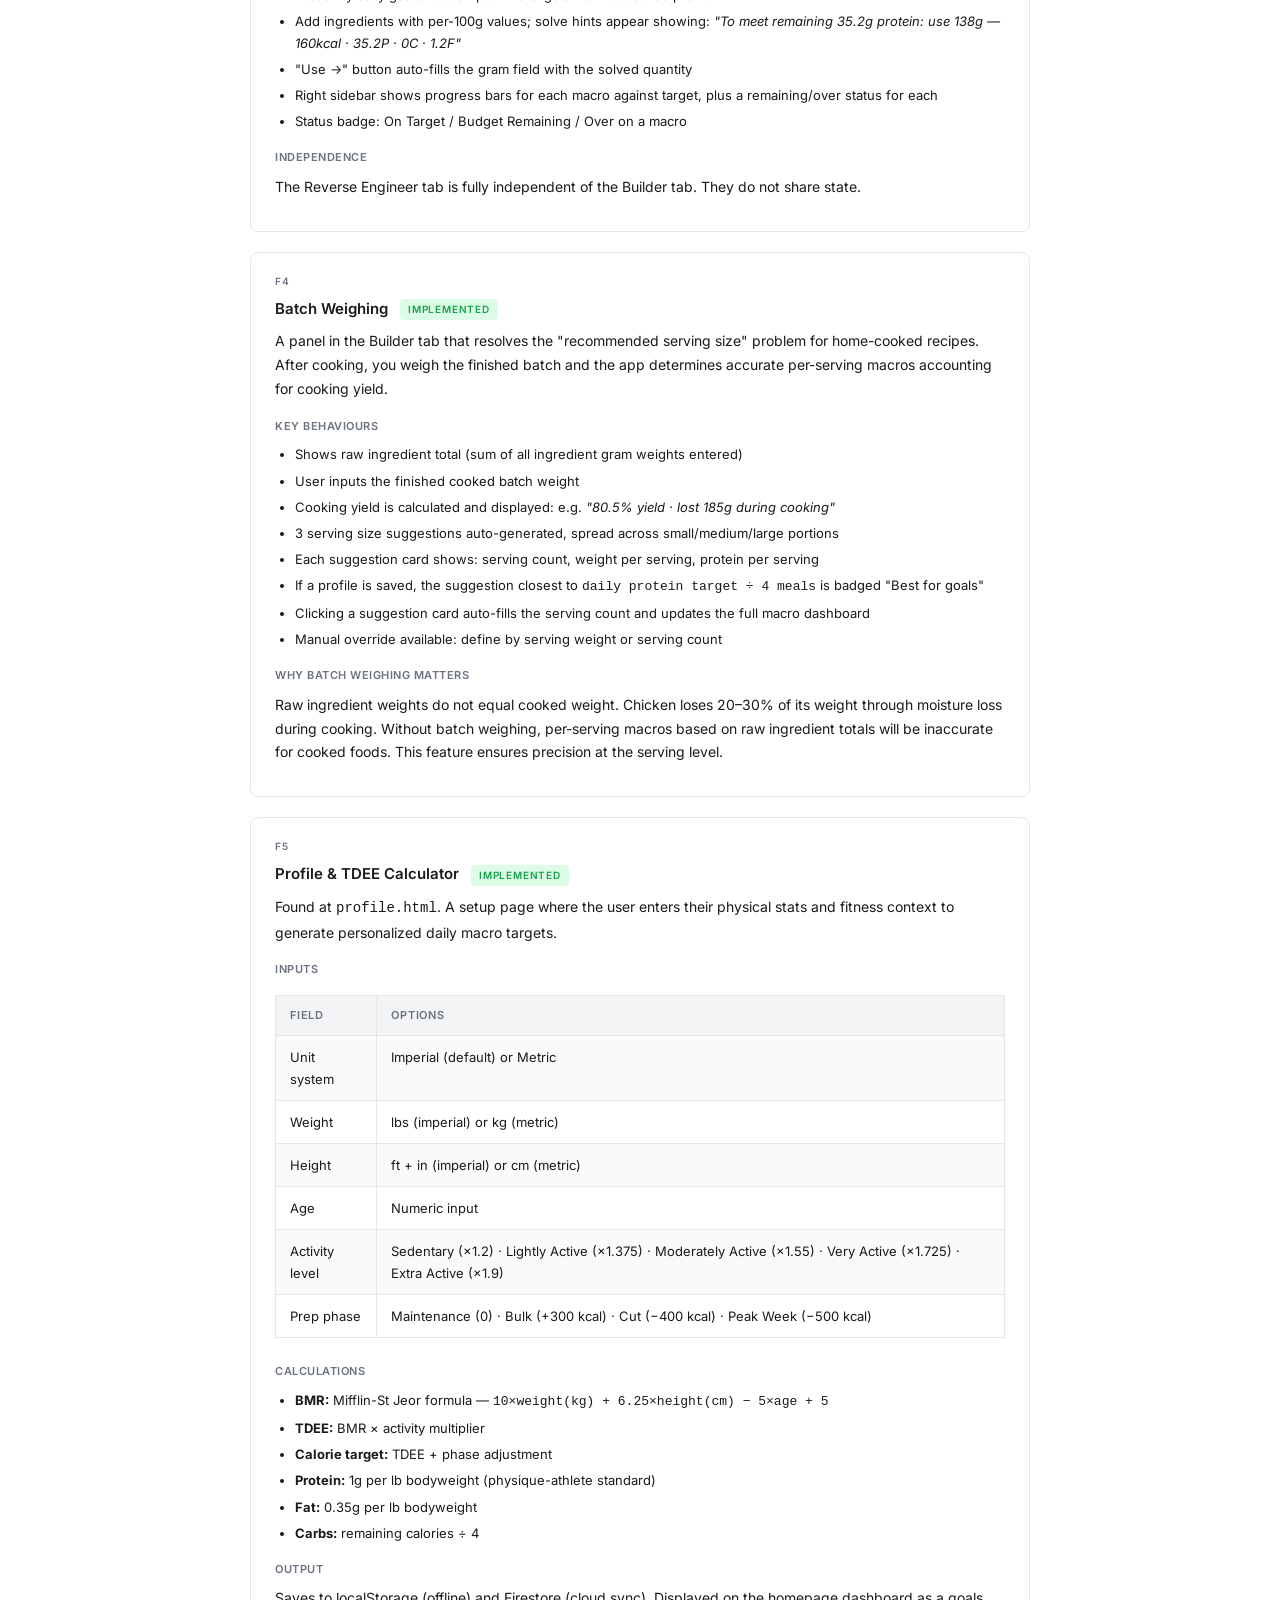
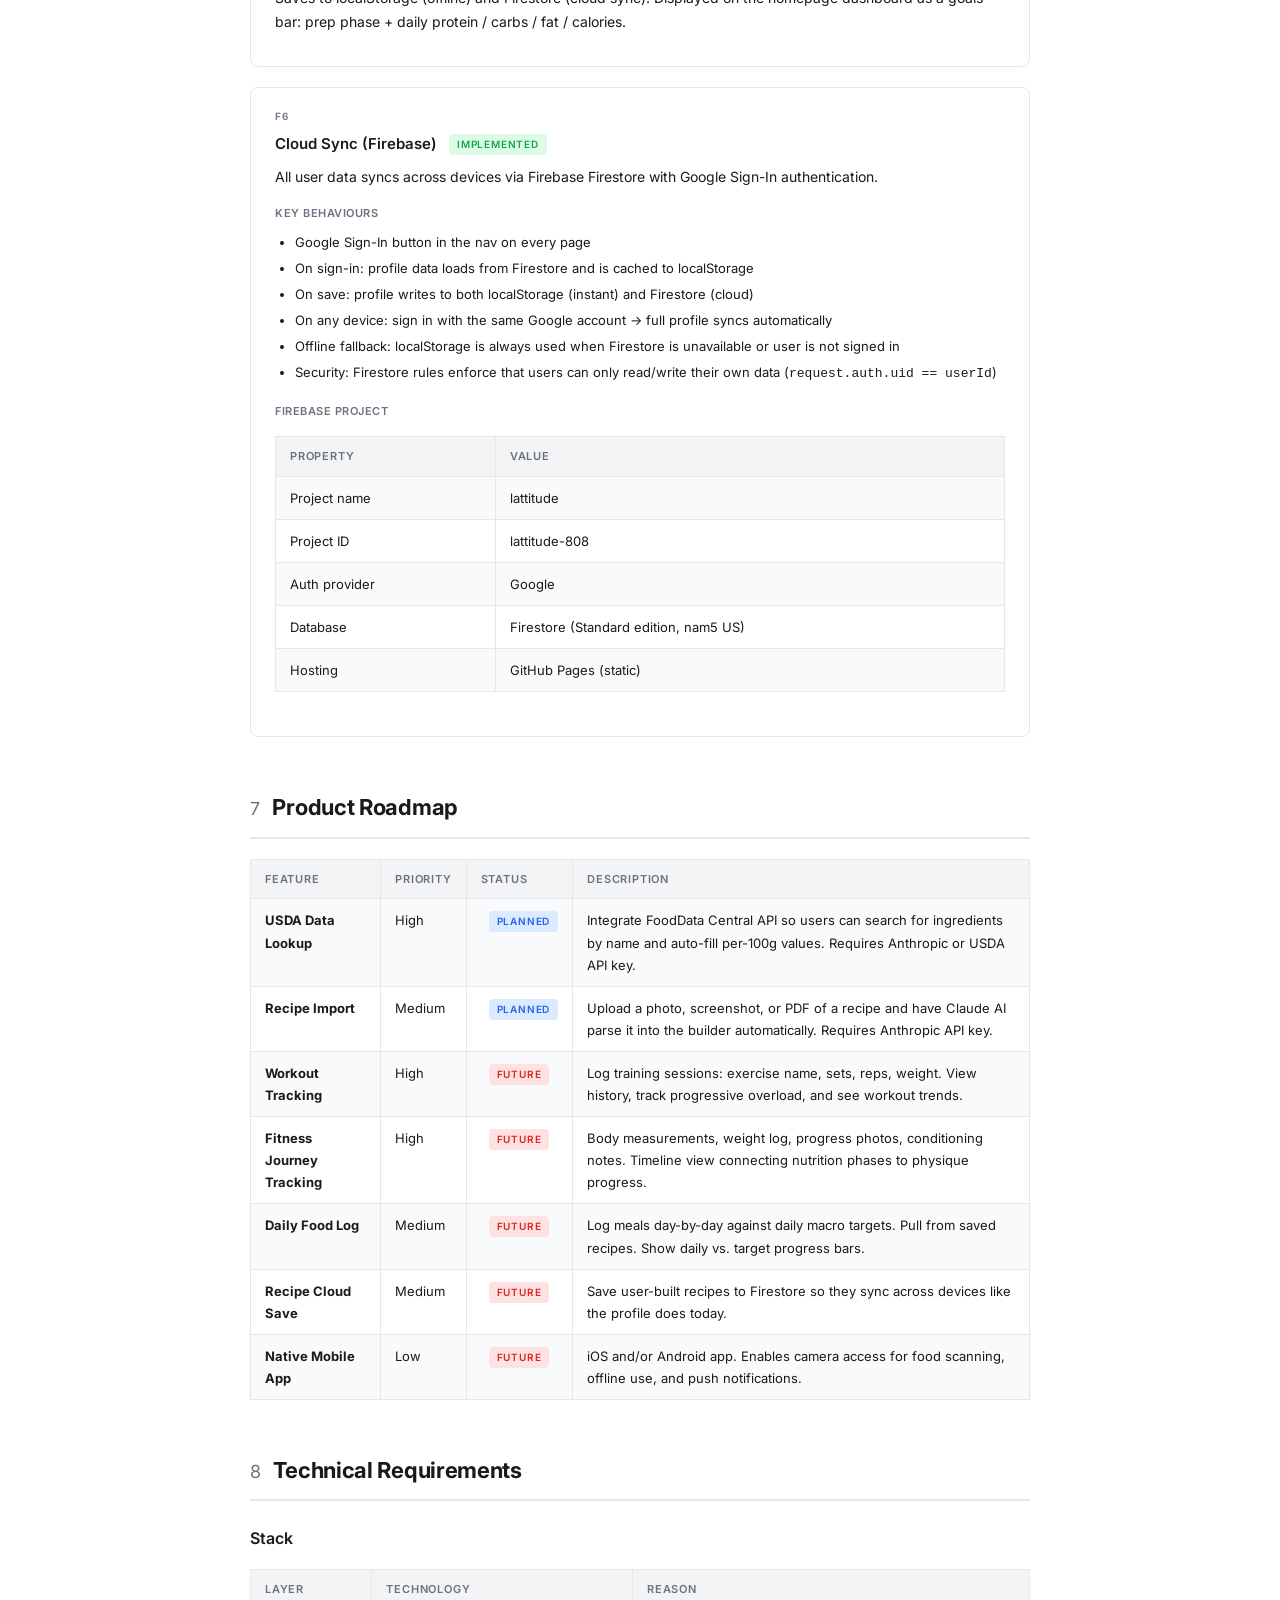
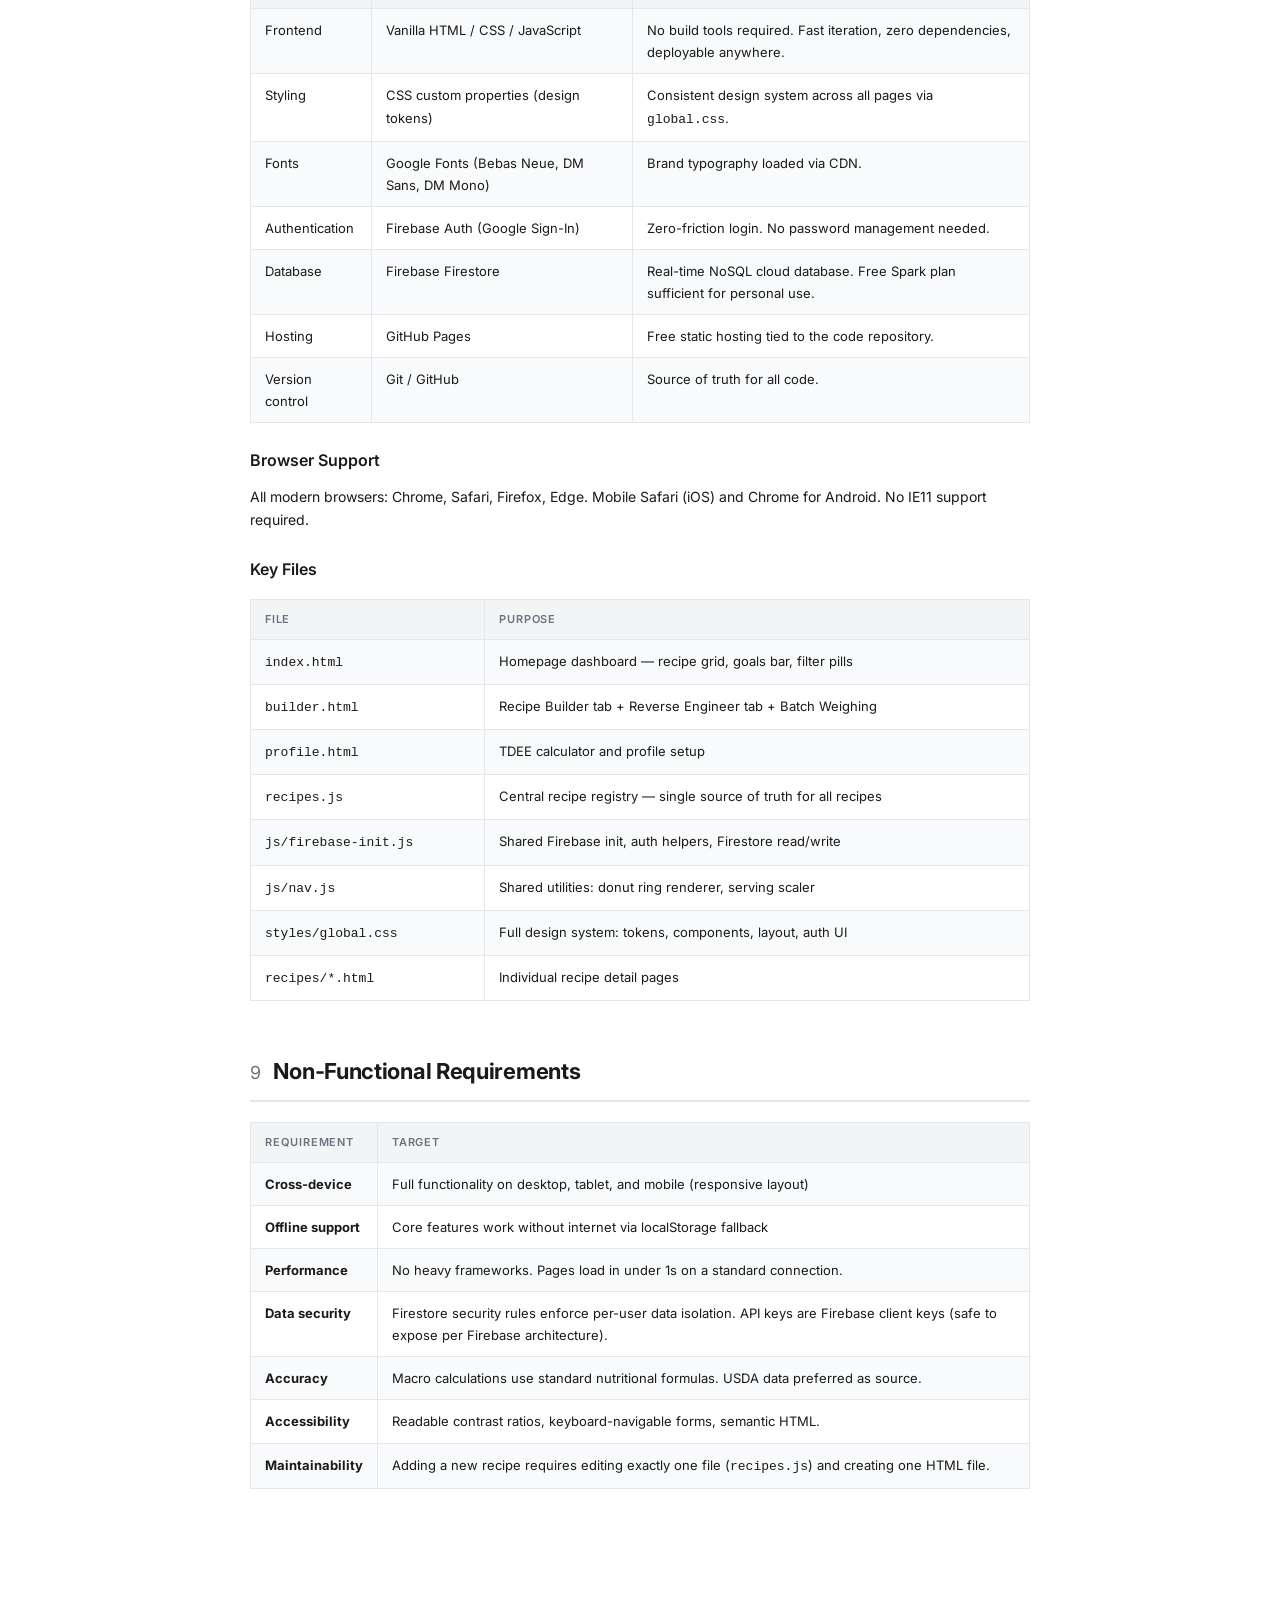
<file: docs/LATTITUDE-PRD.html>
<!DOCTYPE html>
<html lang="en">
<head>
  <meta charset="UTF-8">
  <meta name="viewport" content="width=device-width, initial-scale=1.0">
  <title>LATTITUDE — Product Requirements Document</title>
  <style>
    @import url('https://fonts.googleapis.com/css2?family=Inter:wght@300;400;500;600;700&display=swap');

    :root {
      --accent:  #b8cc00;
      --text:    #1a1a1a;
      --muted:   #6b7280;
      --border:  #e5e7eb;
      --surface: #f9fafb;
      --surface2: #f3f4f6;
      --green:   #16a34a;
      --blue:    #2563eb;
      --orange:  #ea580c;
    }

    * { margin: 0; padding: 0; box-sizing: border-box; }

    body {
      font-family: 'Inter', system-ui, sans-serif;
      font-size: 14px; line-height: 1.7;
      color: var(--text); background: #fff;
      max-width: 900px; margin: 0 auto;
      padding: 60px 60px 80px;
    }

    /* ── HEADER ─────────────────────────────── */
    .doc-header {
      border-bottom: 3px solid var(--text);
      padding-bottom: 24px; margin-bottom: 36px;
    }
    .doc-label {
      font-size: 11px; font-weight: 600; letter-spacing: 2px;
      text-transform: uppercase; color: var(--muted); margin-bottom: 8px;
    }
    .doc-title {
      font-size: 36px; font-weight: 700; letter-spacing: -0.5px;
      line-height: 1.1; margin-bottom: 6px;
    }
    .doc-title span { color: var(--accent); }
    .doc-subtitle { font-size: 16px; color: var(--muted); font-weight: 400; margin-bottom: 20px; }
    .doc-meta { display: flex; gap: 24px; flex-wrap: wrap; }
    .doc-meta-item { font-size: 12px; color: var(--muted); }
    .doc-meta-item strong { color: var(--text); }

    /* ── TOC ────────────────────────────────── */
    .toc {
      background: var(--surface); border: 1px solid var(--border);
      border-radius: 8px; padding: 24px 28px; margin-bottom: 48px;
    }
    .toc-title { font-size: 12px; font-weight: 600; text-transform: uppercase; letter-spacing: 1.5px; color: var(--muted); margin-bottom: 14px; }
    .toc ol { padding-left: 20px; }
    .toc li { margin-bottom: 4px; }
    .toc a { color: var(--text); text-decoration: none; font-size: 13px; }
    .toc a:hover { color: var(--accent); }
    .toc .toc-sub { padding-left: 16px; margin-top: 4px; list-style: disc; }
    .toc .toc-sub li { margin-bottom: 2px; }
    .toc .toc-sub a { color: var(--muted); font-size: 12px; }

    /* ── SECTIONS ───────────────────────────── */
    section { margin-bottom: 52px; }
    h2 {
      font-size: 22px; font-weight: 700; letter-spacing: -0.3px;
      border-bottom: 2px solid var(--border); padding-bottom: 10px;
      margin-bottom: 20px; margin-top: 0;
    }
    h2 .section-num { color: var(--muted); font-weight: 400; margin-right: 8px; font-size: 18px; }
    h3 { font-size: 16px; font-weight: 600; margin: 24px 0 10px; }
    h4 { font-size: 14px; font-weight: 600; margin: 16px 0 8px; color: var(--muted); text-transform: uppercase; letter-spacing: 0.5px; font-size: 11px; }
    p  { margin-bottom: 12px; color: var(--text); }

    /* ── BADGES ─────────────────────────────── */
    .badge {
      display: inline-block; font-size: 10px; font-weight: 600;
      letter-spacing: 0.8px; text-transform: uppercase;
      padding: 2px 8px; border-radius: 4px; vertical-align: middle; margin-left: 8px;
    }
    .badge-done    { background: #dcfce7; color: var(--green); }
    .badge-planned { background: #dbeafe; color: var(--blue); }
    .badge-later   { background: #fee2e2; color: #dc2626; }

    /* ── TABLE ──────────────────────────────── */
    table { width: 100%; border-collapse: collapse; margin: 16px 0 24px; font-size: 13px; }
    th {
      background: var(--surface2); text-align: left;
      padding: 10px 14px; font-size: 11px; font-weight: 600;
      text-transform: uppercase; letter-spacing: 0.8px; color: var(--muted);
      border: 1px solid var(--border);
    }
    td { padding: 10px 14px; border: 1px solid var(--border); vertical-align: top; }
    tr:nth-child(even) td { background: var(--surface); }

    /* ── CALLOUT ────────────────────────────── */
    .callout {
      border-left: 4px solid var(--accent); background: var(--surface);
      border-radius: 0 6px 6px 0; padding: 14px 18px; margin: 16px 0;
      font-size: 13px; line-height: 1.6;
    }
    .callout strong { display: block; margin-bottom: 4px; }

    /* ── FEATURE BLOCK ──────────────────────── */
    .feature-block {
      border: 1px solid var(--border); border-radius: 8px;
      padding: 20px 24px; margin-bottom: 20px;
    }
    .feature-block h3 { margin-top: 0; margin-bottom: 8px; font-size: 15px; }
    .feature-id { font-size: 10px; font-weight: 600; letter-spacing: 1px; text-transform: uppercase; color: var(--muted); margin-bottom: 6px; }

    ul, ol { padding-left: 20px; margin-bottom: 12px; }
    li { margin-bottom: 4px; font-size: 13px; }

    /* ── PRINT ──────────────────────────────── */
    @media print {
      body { padding: 40px; font-size: 12px; }
      .toc { break-inside: avoid; }
      .feature-block { break-inside: avoid; }
      section { break-before: auto; }
      h2 { break-after: avoid; }
      a { color: inherit; text-decoration: none; }
    }
  </style>
</head>
<body>

  <div class="doc-header">
    <div class="doc-label">Product Documentation</div>
    <div class="doc-title">LATT<span>ITUDE</span></div>
    <div class="doc-subtitle">Product Requirements Document (PRD)</div>
    <div class="doc-meta">
      <div class="doc-meta-item"><strong>Version:</strong> 1.0</div>
      <div class="doc-meta-item"><strong>Date:</strong> April 2026</div>
      <div class="doc-meta-item"><strong>Status:</strong> Active Development</div>
      <div class="doc-meta-item"><strong>Owner:</strong> Tre Zamora</div>
    </div>
  </div>

  <div class="toc">
    <div class="toc-title">Table of Contents</div>
    <ol>
      <li><a href="#s1">Executive Summary</a></li>
      <li><a href="#s2">Problem Statement</a></li>
      <li><a href="#s3">Vision & Mission</a></li>
      <li><a href="#s4">Target User</a></li>
      <li><a href="#s5">Product Scope</a></li>
      <li><a href="#s6">Core Features</a>
        <ul class="toc-sub">
          <li><a href="#f1">F1 — Recipe Library</a></li>
          <li><a href="#f2">F2 — Recipe Builder</a></li>
          <li><a href="#f3">F3 — Reverse Engineer</a></li>
          <li><a href="#f4">F4 — Batch Weighing</a></li>
          <li><a href="#f5">F5 — Profile & TDEE Calculator</a></li>
          <li><a href="#f6">F6 — Cloud Sync</a></li>
        </ul>
      </li>
      <li><a href="#s7">Product Roadmap</a></li>
      <li><a href="#s8">Technical Requirements</a></li>
      <li><a href="#s9">Non-Functional Requirements</a></li>
    </ol>
  </div>

  <!-- ════════════════════════════════ S1 -->
  <section id="s1">
    <h2><span class="section-num">1</span> Executive Summary</h2>
    <p>LATTITUDE is an all-in-one personal fitness platform that bridges the gap between nutrition tracking, workout logging, and overall fitness journey management. Where most fitness apps focus on a single pillar, LATTITUDE combines all three into one cohesive product — built around the philosophy that you define and have the attitude to strive towards the latitude to build the body you want.</p>
    <p>The product currently exists as a web application focused on its first pillar: precision nutrition tracking and recipe management. It is designed from the ground up for physique-focused athletes — individuals who need accurate, gram-level macro tracking rather than rough estimates — but is built to scale toward a broader fitness audience as workout and journey tracking features are introduced.</p>
    <div class="callout">
      <strong>The Name</strong>
      LATTITUDE is a deliberate mashup of "latitude" (the freedom to build the body you want, on your terms) and "attitude" (the mindset and consistency required to get there). It reflects a feel-good, positive, empowering approach to eating and training — not the harsh, restrictive culture common in fitness apps.
    </div>
  </section>

  <!-- ════════════════════════════════ S2 -->
  <section id="s2">
    <h2><span class="section-num">2</span> Problem Statement</h2>
    <p>Athletes and fitness enthusiasts who take their physique seriously currently have to use multiple separate apps to manage their complete fitness picture:</p>
    <ul>
      <li>A nutrition tracker for food and macros (MyFitnessPal, Cronometer)</li>
      <li>A workout logger for training sessions (Strong, Hevy)</li>
      <li>A progress tracker for body measurements and photos</li>
      <li>A recipe app or spreadsheet for managing their own meals</li>
    </ul>
    <p>These tools don't talk to each other, don't share context, and require the user to manually bridge the gaps. A physique athlete preparing for a show needs to know not just "what did I eat today" but how today's nutrition aligns with their prep phase, training load, and stage timeline — all in one view.</p>
    <p>Additionally, existing nutrition apps are built for general wellness. They are not designed for the precision required by physique athletes who cook in batches, weigh everything in grams, and need to reverse-engineer meals around specific macro targets rather than just log what they already ate.</p>
  </section>

  <!-- ════════════════════════════════ S3 -->
  <section id="s3">
    <h2><span class="section-num">3</span> Vision & Mission</h2>
    <h3>Vision</h3>
    <p>To be the single platform where serious athletes manage their entire fitness journey — nutrition, training, and physique progress — with the precision of a professional and the freedom to define their own path.</p>
    <h3>Mission</h3>
    <p>Build a feel-good, inspiring, and accurate fitness tool that bridges the gap between separate apps. Give athletes the latitude to accomplish their goals by making precision accessible, consistency easy, and progress visible.</p>
    <h3>Core Values</h3>
    <table>
      <tr><th>Value</th><th>What it means in practice</th></tr>
      <tr><td><strong>Precision</strong></td><td>Gram-level accuracy over rough estimates. USDA data standards. No guessing.</td></tr>
      <tr><td><strong>Freedom</strong></td><td>Works around your goals, not a rigid system. You define your own targets.</td></tr>
      <tr><td><strong>Positivity</strong></td><td>Food and training are framed as empowering, not restrictive.</td></tr>
      <tr><td><strong>Consistency</strong></td><td>The product rewards building habits, not one-off use.</td></tr>
      <tr><td><strong>Simplicity</strong></td><td>Powerful under the hood, clean on the surface.</td></tr>
    </table>
  </section>

  <!-- ════════════════════════════════ S4 -->
  <section id="s4">
    <h2><span class="section-num">4</span> Target User</h2>
    <h3>Primary Persona — The Physique Athlete</h3>
    <table>
      <tr><th>Attribute</th><th>Description</th></tr>
      <tr><td><strong>Who</strong></td><td>Men's or Women's Physique competitor, or serious recreational lifter focused on body composition</td></tr>
      <tr><td><strong>Goal</strong></td><td>Stage-ready conditioning, lean muscle development, or structured body recomposition</td></tr>
      <tr><td><strong>Nutrition approach</strong></td><td>Macro-based eating, meal prepping, batch cooking, precise tracking</td></tr>
      <tr><td><strong>Pain point</strong></td><td>Too many apps, none built for their level of precision. Recipe-building is manual and error-prone.</td></tr>
      <tr><td><strong>Tech comfort</strong></td><td>Comfortable with apps and technology. Values a clean, fast UI over feature bloat.</td></tr>
      <tr><td><strong>Devices</strong></td><td>Uses both mobile (in the kitchen, at the gym) and laptop/desktop (planning, prep)</td></tr>
    </table>
    <h3>Secondary Persona — The Health-Conscious Builder</h3>
    <p>A broader user who wants to eat well and train consistently but is not competing. They want a positive relationship with food and fitness tracking, not a strict diet app. LATTITUDE's feel-good framing and all-in-one approach appeals to this user as a long-term lifestyle tool.</p>
  </section>

  <!-- ════════════════════════════════ S5 -->
  <section id="s5">
    <h2><span class="section-num">5</span> Product Scope</h2>
    <h3>In Scope (Current Phase)</h3>
    <ul>
      <li>Recipe library with per-serving macro breakdown</li>
      <li>Custom recipe builder (gram-based ingredient input + live macro calculation)</li>
      <li>Reverse engineer tool (set macro targets, calculate required ingredient quantities)</li>
      <li>Batch weighing (finished batch weight → suggested serving sizes)</li>
      <li>User profile and TDEE calculator (imperial/metric, activity level, prep phase)</li>
      <li>Daily macro goal display on dashboard</li>
      <li>Cross-device cloud sync via Firebase / Google sign-in</li>
    </ul>
    <h3>Out of Scope (Current Phase)</h3>
    <ul>
      <li>Workout tracking / exercise logging</li>
      <li>Body measurement and progress photo tracking</li>
      <li>USDA FoodData Central API integration</li>
      <li>Recipe import via photo/PDF/AI parsing</li>
      <li>Social features, sharing, or community</li>
      <li>Native mobile app (iOS/Android)</li>
      <li>Subscription or monetization layer</li>
    </ul>
  </section>

  <!-- ════════════════════════════════ S6 -->
  <section id="s6">
    <h2><span class="section-num">6</span> Core Features</h2>

    <div class="feature-block" id="f1">
      <div class="feature-id">F1</div>
      <h3>Recipe Library <span class="badge badge-done">Implemented</span></h3>
      <p>The homepage dashboard displays all saved recipes as cards. Each card shows the recipe name, emoji, tags, a color-coded macro bar, and per-serving macros (calories, protein, carbs, fat). Clicking a card navigates to a full recipe detail page.</p>
      <h4>Key behaviours</h4>
      <ul>
        <li>Filter by tag (Breakfast, Dinner, High Protein, Meal Prep, etc.)</li>
        <li>Recipes are defined in <code>recipes.js</code> and automatically populate the grid</li>
        <li>Each recipe detail page includes a serving size scaler, ingredient breakdown table, macro dashboard, and Nutrition Facts label</li>
        <li>Donut ring chart shows macro split (protein / carbs / fat % of calories)</li>
      </ul>
      <h4>Data source</h4>
      <p><code>recipes.js</code> — a central registry. New recipes are added by creating an HTML file in <code>/recipes/</code> and adding one object to the array.</p>
    </div>

    <div class="feature-block" id="f2">
      <div class="feature-id">F2</div>
      <h3>Recipe Builder <span class="badge badge-done">Implemented</span></h3>
      <p>A browser-based tool for building recipes from scratch using gram-based ingredient input. Found at <code>builder.html</code> under the "Builder" tab.</p>
      <h4>Key behaviours</h4>
      <ul>
        <li>Input recipe name, emoji, description, serving count, and tags</li>
        <li>Add ingredients with: name, raw gram weight, and per-100g macro values (sourced from USDA or package label)</li>
        <li>Each ingredient's contribution is calculated automatically: <code>(grams ÷ 100) × per-100g value</code></li>
        <li>Live macro dashboard in the sidebar updates in real time as ingredients are added</li>
        <li>Serving scaler lets you preview macros for 1 to N servings</li>
        <li>Export panel generates the <code>recipes.js</code> snippet ready to copy-paste</li>
      </ul>
      <h4>Calculation standard</h4>
      <p>All weights are raw/uncooked unless batch weighing is used. USDA FoodData Central is the recommended data source for per-100g values.</p>
    </div>

    <div class="feature-block" id="f3">
      <div class="feature-id">F3</div>
      <h3>Reverse Engineer <span class="badge badge-done">Implemented</span></h3>
      <p>A separate tab in <code>builder.html</code> that works backwards from macro targets to ingredient quantities. Designed for meal planning when you know what you need to hit but not yet what to eat.</p>
      <h4>Key behaviours</h4>
      <ul>
        <li>Set daily per-serving targets: protein (g), carbs (g), fat (g) — calories auto-calculate</li>
        <li>"Load my daily goals" button pre-fills targets from the saved profile</li>
        <li>Add ingredients with per-100g values; solve hints appear showing: <em>"To meet remaining 35.2g protein: use 138g — 160kcal · 35.2P · 0C · 1.2F"</em></li>
        <li>"Use →" button auto-fills the gram field with the solved quantity</li>
        <li>Right sidebar shows progress bars for each macro against target, plus a remaining/over status for each</li>
        <li>Status badge: On Target / Budget Remaining / Over on a macro</li>
      </ul>
      <h4>Independence</h4>
      <p>The Reverse Engineer tab is fully independent of the Builder tab. They do not share state.</p>
    </div>

    <div class="feature-block" id="f4">
      <div class="feature-id">F4</div>
      <h3>Batch Weighing <span class="badge badge-done">Implemented</span></h3>
      <p>A panel in the Builder tab that resolves the "recommended serving size" problem for home-cooked recipes. After cooking, you weigh the finished batch and the app determines accurate per-serving macros accounting for cooking yield.</p>
      <h4>Key behaviours</h4>
      <ul>
        <li>Shows raw ingredient total (sum of all ingredient gram weights entered)</li>
        <li>User inputs the finished cooked batch weight</li>
        <li>Cooking yield is calculated and displayed: e.g. <em>"80.5% yield · lost 185g during cooking"</em></li>
        <li>3 serving size suggestions auto-generated, spread across small/medium/large portions</li>
        <li>Each suggestion card shows: serving count, weight per serving, protein per serving</li>
        <li>If a profile is saved, the suggestion closest to <code>daily protein target ÷ 4 meals</code> is badged "Best for goals"</li>
        <li>Clicking a suggestion card auto-fills the serving count and updates the full macro dashboard</li>
        <li>Manual override available: define by serving weight or serving count</li>
      </ul>
      <h4>Why batch weighing matters</h4>
      <p>Raw ingredient weights do not equal cooked weight. Chicken loses 20–30% of its weight through moisture loss during cooking. Without batch weighing, per-serving macros based on raw ingredient totals will be inaccurate for cooked foods. This feature ensures precision at the serving level.</p>
    </div>

    <div class="feature-block" id="f5">
      <div class="feature-id">F5</div>
      <h3>Profile & TDEE Calculator <span class="badge badge-done">Implemented</span></h3>
      <p>Found at <code>profile.html</code>. A setup page where the user enters their physical stats and fitness context to generate personalized daily macro targets.</p>
      <h4>Inputs</h4>
      <table>
        <tr><th>Field</th><th>Options</th></tr>
        <tr><td>Unit system</td><td>Imperial (default) or Metric</td></tr>
        <tr><td>Weight</td><td>lbs (imperial) or kg (metric)</td></tr>
        <tr><td>Height</td><td>ft + in (imperial) or cm (metric)</td></tr>
        <tr><td>Age</td><td>Numeric input</td></tr>
        <tr><td>Activity level</td><td>Sedentary (×1.2) · Lightly Active (×1.375) · Moderately Active (×1.55) · Very Active (×1.725) · Extra Active (×1.9)</td></tr>
        <tr><td>Prep phase</td><td>Maintenance (0) · Bulk (+300 kcal) · Cut (−400 kcal) · Peak Week (−500 kcal)</td></tr>
      </table>
      <h4>Calculations</h4>
      <ul>
        <li><strong>BMR:</strong> Mifflin-St Jeor formula — <code>10×weight(kg) + 6.25×height(cm) − 5×age + 5</code></li>
        <li><strong>TDEE:</strong> BMR × activity multiplier</li>
        <li><strong>Calorie target:</strong> TDEE + phase adjustment</li>
        <li><strong>Protein:</strong> 1g per lb bodyweight (physique-athlete standard)</li>
        <li><strong>Fat:</strong> 0.35g per lb bodyweight</li>
        <li><strong>Carbs:</strong> remaining calories ÷ 4</li>
      </ul>
      <h4>Output</h4>
      <p>Saves to localStorage (offline) and Firestore (cloud sync). Displayed on the homepage dashboard as a goals bar: prep phase + daily protein / carbs / fat / calories.</p>
    </div>

    <div class="feature-block" id="f6">
      <div class="feature-id">F6</div>
      <h3>Cloud Sync (Firebase) <span class="badge badge-done">Implemented</span></h3>
      <p>All user data syncs across devices via Firebase Firestore with Google Sign-In authentication.</p>
      <h4>Key behaviours</h4>
      <ul>
        <li>Google Sign-In button in the nav on every page</li>
        <li>On sign-in: profile data loads from Firestore and is cached to localStorage</li>
        <li>On save: profile writes to both localStorage (instant) and Firestore (cloud)</li>
        <li>On any device: sign in with the same Google account → full profile syncs automatically</li>
        <li>Offline fallback: localStorage is always used when Firestore is unavailable or user is not signed in</li>
        <li>Security: Firestore rules enforce that users can only read/write their own data (<code>request.auth.uid == userId</code>)</li>
      </ul>
      <h4>Firebase project</h4>
      <table>
        <tr><th>Property</th><th>Value</th></tr>
        <tr><td>Project name</td><td>lattitude</td></tr>
        <tr><td>Project ID</td><td>lattitude-808</td></tr>
        <tr><td>Auth provider</td><td>Google</td></tr>
        <tr><td>Database</td><td>Firestore (Standard edition, nam5 US)</td></tr>
        <tr><td>Hosting</td><td>GitHub Pages (static)</td></tr>
      </table>
    </div>
  </section>

  <!-- ════════════════════════════════ S7 -->
  <section id="s7">
    <h2><span class="section-num">7</span> Product Roadmap</h2>
    <table>
      <tr><th>Feature</th><th>Priority</th><th>Status</th><th>Description</th></tr>
      <tr>
        <td><strong>USDA Data Lookup</strong></td>
        <td>High</td>
        <td><span class="badge badge-planned">Planned</span></td>
        <td>Integrate FoodData Central API so users can search for ingredients by name and auto-fill per-100g values. Requires Anthropic or USDA API key.</td>
      </tr>
      <tr>
        <td><strong>Recipe Import</strong></td>
        <td>Medium</td>
        <td><span class="badge badge-planned">Planned</span></td>
        <td>Upload a photo, screenshot, or PDF of a recipe and have Claude AI parse it into the builder automatically. Requires Anthropic API key.</td>
      </tr>
      <tr>
        <td><strong>Workout Tracking</strong></td>
        <td>High</td>
        <td><span class="badge badge-later">Future</span></td>
        <td>Log training sessions: exercise name, sets, reps, weight. View history, track progressive overload, and see workout trends.</td>
      </tr>
      <tr>
        <td><strong>Fitness Journey Tracking</strong></td>
        <td>High</td>
        <td><span class="badge badge-later">Future</span></td>
        <td>Body measurements, weight log, progress photos, conditioning notes. Timeline view connecting nutrition phases to physique progress.</td>
      </tr>
      <tr>
        <td><strong>Daily Food Log</strong></td>
        <td>Medium</td>
        <td><span class="badge badge-later">Future</span></td>
        <td>Log meals day-by-day against daily macro targets. Pull from saved recipes. Show daily vs. target progress bars.</td>
      </tr>
      <tr>
        <td><strong>Recipe Cloud Save</strong></td>
        <td>Medium</td>
        <td><span class="badge badge-later">Future</span></td>
        <td>Save user-built recipes to Firestore so they sync across devices like the profile does today.</td>
      </tr>
      <tr>
        <td><strong>Native Mobile App</strong></td>
        <td>Low</td>
        <td><span class="badge badge-later">Future</span></td>
        <td>iOS and/or Android app. Enables camera access for food scanning, offline use, and push notifications.</td>
      </tr>
    </table>
  </section>

  <!-- ════════════════════════════════ S8 -->
  <section id="s8">
    <h2><span class="section-num">8</span> Technical Requirements</h2>
    <h3>Stack</h3>
    <table>
      <tr><th>Layer</th><th>Technology</th><th>Reason</th></tr>
      <tr><td>Frontend</td><td>Vanilla HTML / CSS / JavaScript</td><td>No build tools required. Fast iteration, zero dependencies, deployable anywhere.</td></tr>
      <tr><td>Styling</td><td>CSS custom properties (design tokens)</td><td>Consistent design system across all pages via <code>global.css</code>.</td></tr>
      <tr><td>Fonts</td><td>Google Fonts (Bebas Neue, DM Sans, DM Mono)</td><td>Brand typography loaded via CDN.</td></tr>
      <tr><td>Authentication</td><td>Firebase Auth (Google Sign-In)</td><td>Zero-friction login. No password management needed.</td></tr>
      <tr><td>Database</td><td>Firebase Firestore</td><td>Real-time NoSQL cloud database. Free Spark plan sufficient for personal use.</td></tr>
      <tr><td>Hosting</td><td>GitHub Pages</td><td>Free static hosting tied to the code repository.</td></tr>
      <tr><td>Version control</td><td>Git / GitHub</td><td>Source of truth for all code.</td></tr>
    </table>
    <h3>Browser Support</h3>
    <p>All modern browsers: Chrome, Safari, Firefox, Edge. Mobile Safari (iOS) and Chrome for Android. No IE11 support required.</p>
    <h3>Key Files</h3>
    <table>
      <tr><th>File</th><th>Purpose</th></tr>
      <tr><td><code>index.html</code></td><td>Homepage dashboard — recipe grid, goals bar, filter pills</td></tr>
      <tr><td><code>builder.html</code></td><td>Recipe Builder tab + Reverse Engineer tab + Batch Weighing</td></tr>
      <tr><td><code>profile.html</code></td><td>TDEE calculator and profile setup</td></tr>
      <tr><td><code>recipes.js</code></td><td>Central recipe registry — single source of truth for all recipes</td></tr>
      <tr><td><code>js/firebase-init.js</code></td><td>Shared Firebase init, auth helpers, Firestore read/write</td></tr>
      <tr><td><code>js/nav.js</code></td><td>Shared utilities: donut ring renderer, serving scaler</td></tr>
      <tr><td><code>styles/global.css</code></td><td>Full design system: tokens, components, layout, auth UI</td></tr>
      <tr><td><code>recipes/*.html</code></td><td>Individual recipe detail pages</td></tr>
    </table>
  </section>

  <!-- ════════════════════════════════ S9 -->
  <section id="s9">
    <h2><span class="section-num">9</span> Non-Functional Requirements</h2>
    <table>
      <tr><th>Requirement</th><th>Target</th></tr>
      <tr><td><strong>Cross-device</strong></td><td>Full functionality on desktop, tablet, and mobile (responsive layout)</td></tr>
      <tr><td><strong>Offline support</strong></td><td>Core features work without internet via localStorage fallback</td></tr>
      <tr><td><strong>Performance</strong></td><td>No heavy frameworks. Pages load in under 1s on a standard connection.</td></tr>
      <tr><td><strong>Data security</strong></td><td>Firestore security rules enforce per-user data isolation. API keys are Firebase client keys (safe to expose per Firebase architecture).</td></tr>
      <tr><td><strong>Accuracy</strong></td><td>Macro calculations use standard nutritional formulas. USDA data preferred as source.</td></tr>
      <tr><td><strong>Accessibility</strong></td><td>Readable contrast ratios, keyboard-navigable forms, semantic HTML.</td></tr>
      <tr><td><strong>Maintainability</strong></td><td>Adding a new recipe requires editing exactly one file (<code>recipes.js</code>) and creating one HTML file.</td></tr>
    </table>
  </section>

</body>
</html>
</file>
